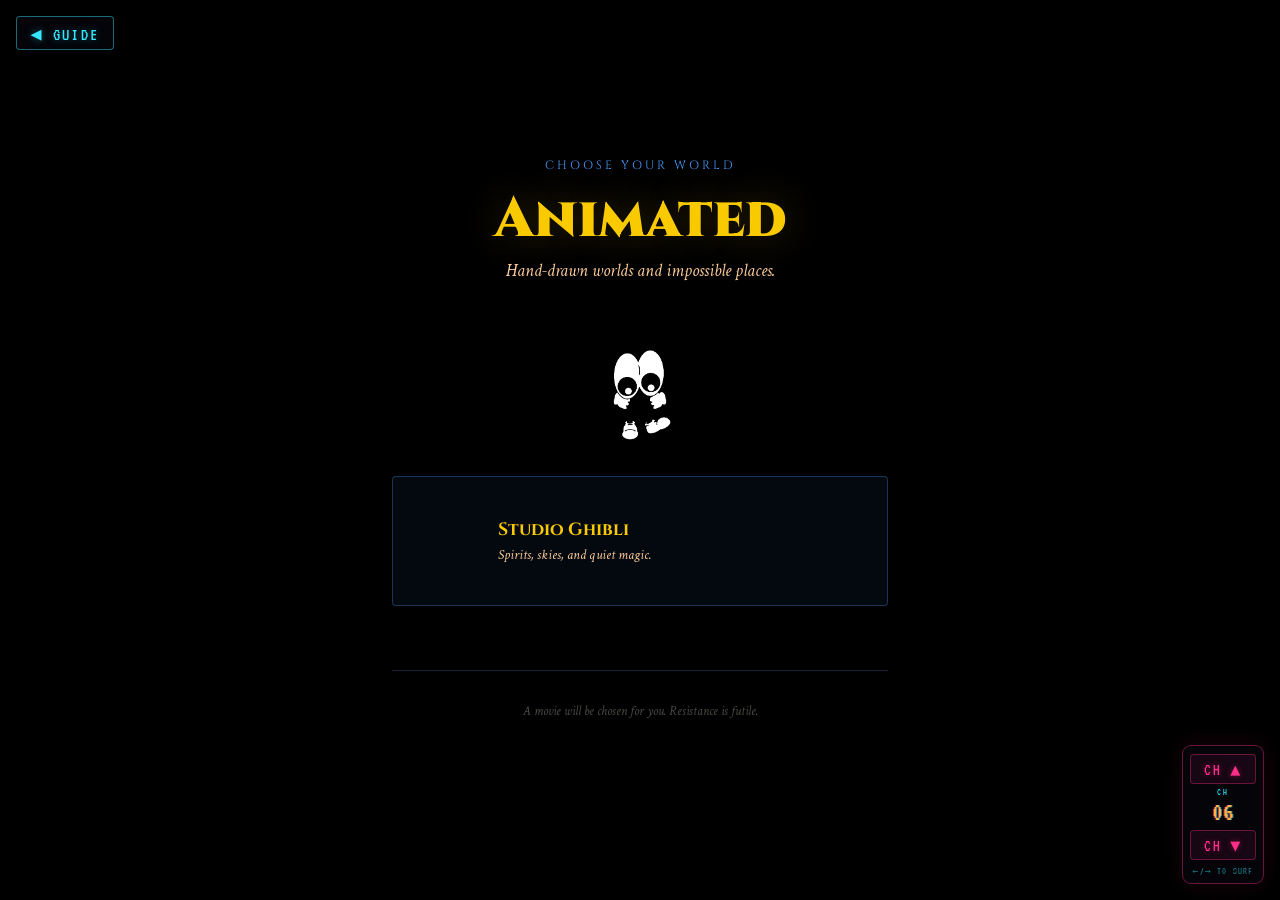
<file: animated.html>
<!DOCTYPE html>
<html lang="en">
<head>
<meta charset="UTF-8">
<meta name="viewport" content="width=device-width, initial-scale=1.0">
<title>Animated</title>
<style>
  @import url('https://fonts.googleapis.com/css2?family=Cinzel:wght@400;700;900&family=Crimson+Text:ital,wght@0,400;0,600;1,400&display=swap');

  *, *::before, *::after { box-sizing: border-box; margin: 0; padding: 0; }

  :root {
    --an-yellow: #FACA00;
    --an-peach: #FACA99;
    --an-blue: #4B9CFF;
    --an-black: #000000;
    --an-cream: #fff6e6;
  }

  body {
    font-family: 'Crimson Text', Georgia, serif;
    background: var(--an-black);
    color: var(--an-cream);
    min-height: 100vh;
    overflow-x: hidden;
  }

  .screen { display: none; min-height: 100vh; }
  .screen.active { display: flex; flex-direction: column; }

  /* SELECTION SCREEN */
  #screen-select {
    background: var(--an-black);
    align-items: center; justify-content: center;
    text-align: center; position: relative;
  }
  .select-inner {
    max-width: 560px; width: 100%;
    display: flex; flex-direction: column; align-items: center;
    padding: 2rem; position: relative; z-index: 2;
  }
  .eyebrow {
    font-family: 'Cinzel', serif; font-size: 0.75rem;
    letter-spacing: 0.25em; color: var(--an-blue);
    text-transform: uppercase; margin-bottom: 1rem;
  }
  .select-title {
    font-family: 'Cinzel', serif;
    font-size: clamp(2rem, 6vw, 3.5rem); font-weight: 900;
    color: var(--an-yellow); line-height: 1.1; margin-bottom: 0.5rem;
    text-shadow: 0 0 40px rgba(250, 202, 0, 0.25);
  }
  .select-subtitle {
    font-size: 1.15rem; color: var(--an-peach);
    font-style: italic; margin-bottom: 2rem;
  }
  .hero-gif {
    width: 130px; height: auto; display: block;
    margin: 0 auto 2rem; border-radius: 4px;
  }
  .theme-grid { display: grid; grid-template-columns: 1fr; gap: 1rem; width: 100%; margin-bottom: 2rem; }
  .theme-card {
    background: rgba(75, 156, 255, 0.06);
    border: 1px solid rgba(75, 156, 255, 0.3); border-radius: 4px;
    padding: 1.5rem 1.75rem; cursor: pointer; text-align: left;
    transition: background 0.2s, border-color 0.2s;
    display: flex; align-items: center; gap: 1.25rem;
    position: relative; overflow: hidden;
    text-decoration: none; color: inherit;
  }
  .theme-card::before {
    content: ''; position: absolute; left: 0; top: 0; bottom: 0;
    width: 3px; background: var(--an-yellow); opacity: 0; transition: opacity 0.2s;
  }
  .theme-card:hover { background: rgba(75, 156, 255, 0.14); border-color: rgba(250, 202, 0, 0.6); }
  .theme-card:hover::before { opacity: 1; }
  .theme-gif {
    width: auto; height: 100%; max-height: 80px;
    object-fit: contain; flex-shrink: 0;
    opacity: 0; transition: opacity 0.3s ease; align-self: stretch;
  }
  .theme-card:hover .theme-gif { opacity: 1; }
  .theme-name { font-family: 'Cinzel', serif; font-size: 1.1rem; font-weight: 700; color: var(--an-yellow); margin-bottom: 0.2rem; }
  .theme-desc { font-size: 0.9rem; color: var(--an-peach); font-style: italic; }
  .theme-arrow { margin-left: auto; color: var(--an-yellow); font-size: 1.25rem; opacity: 0; transition: opacity 0.2s; flex-shrink: 0; }
  .theme-card:hover .theme-arrow { opacity: 1; }
  .divider { border: none; border-top: 1px solid rgba(75, 156, 255, 0.2); margin: 2rem 0; width: 100%; }
  .footer-note { font-size: 0.8rem; color: rgba(255, 246, 230, 0.3); font-style: italic; }
</style>
<link rel="stylesheet" href="tv-skin.css">
<script src="tv-skin.js"></script>
</head>
<body>

<audio id="audio-bg" src="music/alexis_gaming_cam-ding-cartoon-346093.mp3"></audio>
<audio id="audio-ghibli-hover" src="music/soundsgoodmusic-train-whistle-306031.mp3"></audio>

<div id="screen-select" class="screen active">
  <div class="select-inner">
    <p class="eyebrow">Choose your world</p>
    <h1 class="select-title">Animated</h1>
    <p class="select-subtitle">Hand-drawn worlds and impossible places.</p>
    <img class="hero-gif" src="assets/misskalem-big-eyes-26769.gif" alt="">
    <div class="theme-grid">
      <a class="theme-card" href="ghibli.html" id="card-ghibli">
        <img src="assets/tumblr_cd46bd4bfe2efa50109ab3b5f4180769_66ae32f8_400.webp" class="theme-gif" alt="">
        <div>
          <div class="theme-name">Studio Ghibli</div>
          <div class="theme-desc">Spirits, skies, and quiet magic.</div>
        </div>
        <span class="theme-arrow">→</span>
      </a>
    </div>
    <hr class="divider">
    <p class="footer-note">A movie will be chosen for you. Resistance is futile.</p>
    <p style="margin-top:1.5rem;"><a href="index.html?menu" style="font-family:'Cinzel',serif;font-size:0.65rem;letter-spacing:0.2em;text-transform:uppercase;color:rgba(255,246,230,0.25);text-decoration:none;" onmouseover="this.style.color='rgba(255,246,230,0.6)'" onmouseout="this.style.color='rgba(255,246,230,0.25)'">← Main Menu</a></p>
  </div>
</div>

<script>
var bgAudio = document.getElementById("audio-bg");
bgAudio.volume = 0.4;
document.addEventListener("click", function() {
  if (bgAudio.paused) { bgAudio.play().catch(function() {}); }
}, { once: true });

function attachHoverSound(el, audio) {
  el.addEventListener("mouseenter", function() { audio.currentTime = 0; audio.play().catch(function() {}); });
  el.addEventListener("mouseleave", function() { audio.pause(); audio.currentTime = 0; });
}

var ghibliAudio = document.getElementById("audio-ghibli-hover");
ghibliAudio.volume = 0.5;
attachHoverSound(document.getElementById("card-ghibli"), ghibliAudio);
</script>
</body>
</html>
</file>
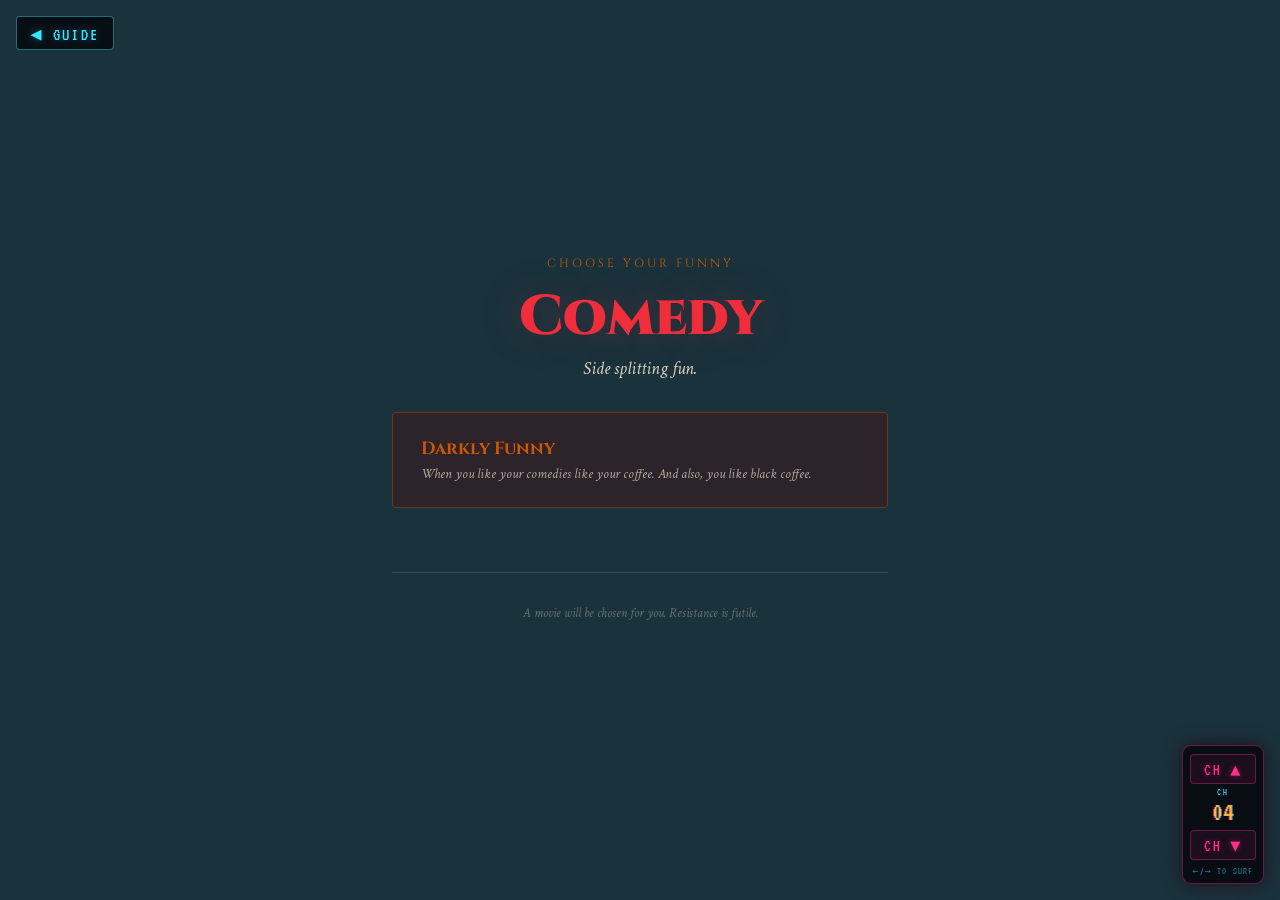
<file: comedy.html>
<!DOCTYPE html>
<html lang="en">
<head>
<meta charset="UTF-8">
<meta name="viewport" content="width=device-width, initial-scale=1.0">
<title>Comedy</title>
<style>
  @import url('https://fonts.googleapis.com/css2?family=Cinzel:wght@400;700;900&family=Crimson+Text:ital,wght@0,400;0,600;1,400&display=swap');

  *, *::before, *::after { box-sizing: border-box; margin: 0; padding: 0; }

  :root {
    --cm-orange: #CC5803;
    --cm-cream: #DAD2BC;
    --cm-navy: #19323C;
    --cm-maroon: #510D0A;
    --cm-red: #F02D3A;
  }

  body {
    font-family: 'Crimson Text', Georgia, serif;
    background: var(--cm-navy);
    color: var(--cm-cream);
    min-height: 100vh;
    overflow-x: hidden;
  }

  .screen { display: none; min-height: 100vh; }
  .screen.active { display: flex; flex-direction: column; }

  /* SELECTION SCREEN */
  #screen-select {
    background: var(--cm-navy);
    align-items: center; justify-content: center;
    text-align: center; position: relative;
  }
  .select-inner {
    max-width: 560px; width: 100%;
    display: flex; flex-direction: column; align-items: center;
    padding: 2rem; position: relative; z-index: 2;
  }
  .eyebrow {
    font-family: 'Cinzel', serif; font-size: 0.75rem;
    letter-spacing: 0.25em; color: var(--cm-orange);
    text-transform: uppercase; margin-bottom: 1rem;
  }
  .select-title {
    font-family: 'Cinzel', serif;
    font-size: clamp(2rem, 6vw, 3.5rem); font-weight: 900;
    color: var(--cm-red); line-height: 1.1; margin-bottom: 0.5rem;
    text-shadow: 0 0 40px rgba(240, 45, 58, 0.25);
  }
  .select-subtitle {
    font-size: 1.15rem; color: var(--cm-cream);
    font-style: italic; margin-bottom: 2rem;
  }
  .theme-grid { display: grid; grid-template-columns: 1fr; gap: 1rem; width: 100%; margin-bottom: 2rem; }
  .theme-card {
    background: rgba(81, 13, 10, 0.35);
    border: 1px solid rgba(204, 88, 3, 0.4); border-radius: 4px;
    padding: 1.5rem 1.75rem; cursor: pointer; text-align: left;
    transition: background 0.2s, border-color 0.2s;
    display: flex; align-items: center; gap: 1.25rem;
    position: relative; overflow: hidden;
    text-decoration: none; color: inherit;
  }
  .theme-card::before {
    content: ''; position: absolute; left: 0; top: 0; bottom: 0;
    width: 3px; background: var(--cm-red); opacity: 0; transition: opacity 0.2s;
  }
  .theme-card:hover { background: rgba(81, 13, 10, 0.55); border-color: rgba(240, 45, 58, 0.7); }
  .theme-card:hover::before { opacity: 1; }
  .theme-name { font-family: 'Cinzel', serif; font-size: 1.1rem; font-weight: 700; color: var(--cm-orange); margin-bottom: 0.2rem; }
  .theme-desc { font-size: 0.9rem; color: var(--cm-cream); font-style: italic; opacity: 0.75; }
  .theme-arrow { margin-left: auto; color: var(--cm-red); font-size: 1.25rem; opacity: 0; transition: opacity 0.2s; flex-shrink: 0; }
  .theme-card:hover .theme-arrow { opacity: 1; }
  .divider { border: none; border-top: 1px solid rgba(218, 210, 188, 0.15); margin: 2rem 0; width: 100%; }
  .footer-note { font-size: 0.8rem; color: rgba(218, 210, 188, 0.4); font-style: italic; }
</style>
<link rel="stylesheet" href="tv-skin.css">
<script src="tv-skin.js"></script>
</head>
<body>

<div id="screen-select" class="screen active">
  <div class="select-inner">
    <p class="eyebrow">Choose your funny</p>
    <h1 class="select-title">Comedy</h1>
    <p class="select-subtitle">Side splitting fun.</p>
    <div class="theme-grid">
      <a class="theme-card" href="darklyfunny.html" id="card-darklyfunny">
        <div>
          <div class="theme-name">Darkly Funny</div>
          <div class="theme-desc">When you like your comedies like your coffee. And also, you like black coffee.</div>
        </div>
        <span class="theme-arrow">→</span>
      </a>
    </div>
    <hr class="divider">
    <p class="footer-note">A movie will be chosen for you. Resistance is futile.</p>
    <p style="margin-top:1.5rem;"><a href="index.html?menu" style="font-family:'Cinzel',serif;font-size:0.65rem;letter-spacing:0.2em;text-transform:uppercase;color:rgba(218,210,188,0.35);text-decoration:none;" onmouseover="this.style.color='rgba(218,210,188,0.7)'" onmouseout="this.style.color='rgba(218,210,188,0.35)'">← Main Menu</a></p>
  </div>
</div>

</body>
</html>
</file>
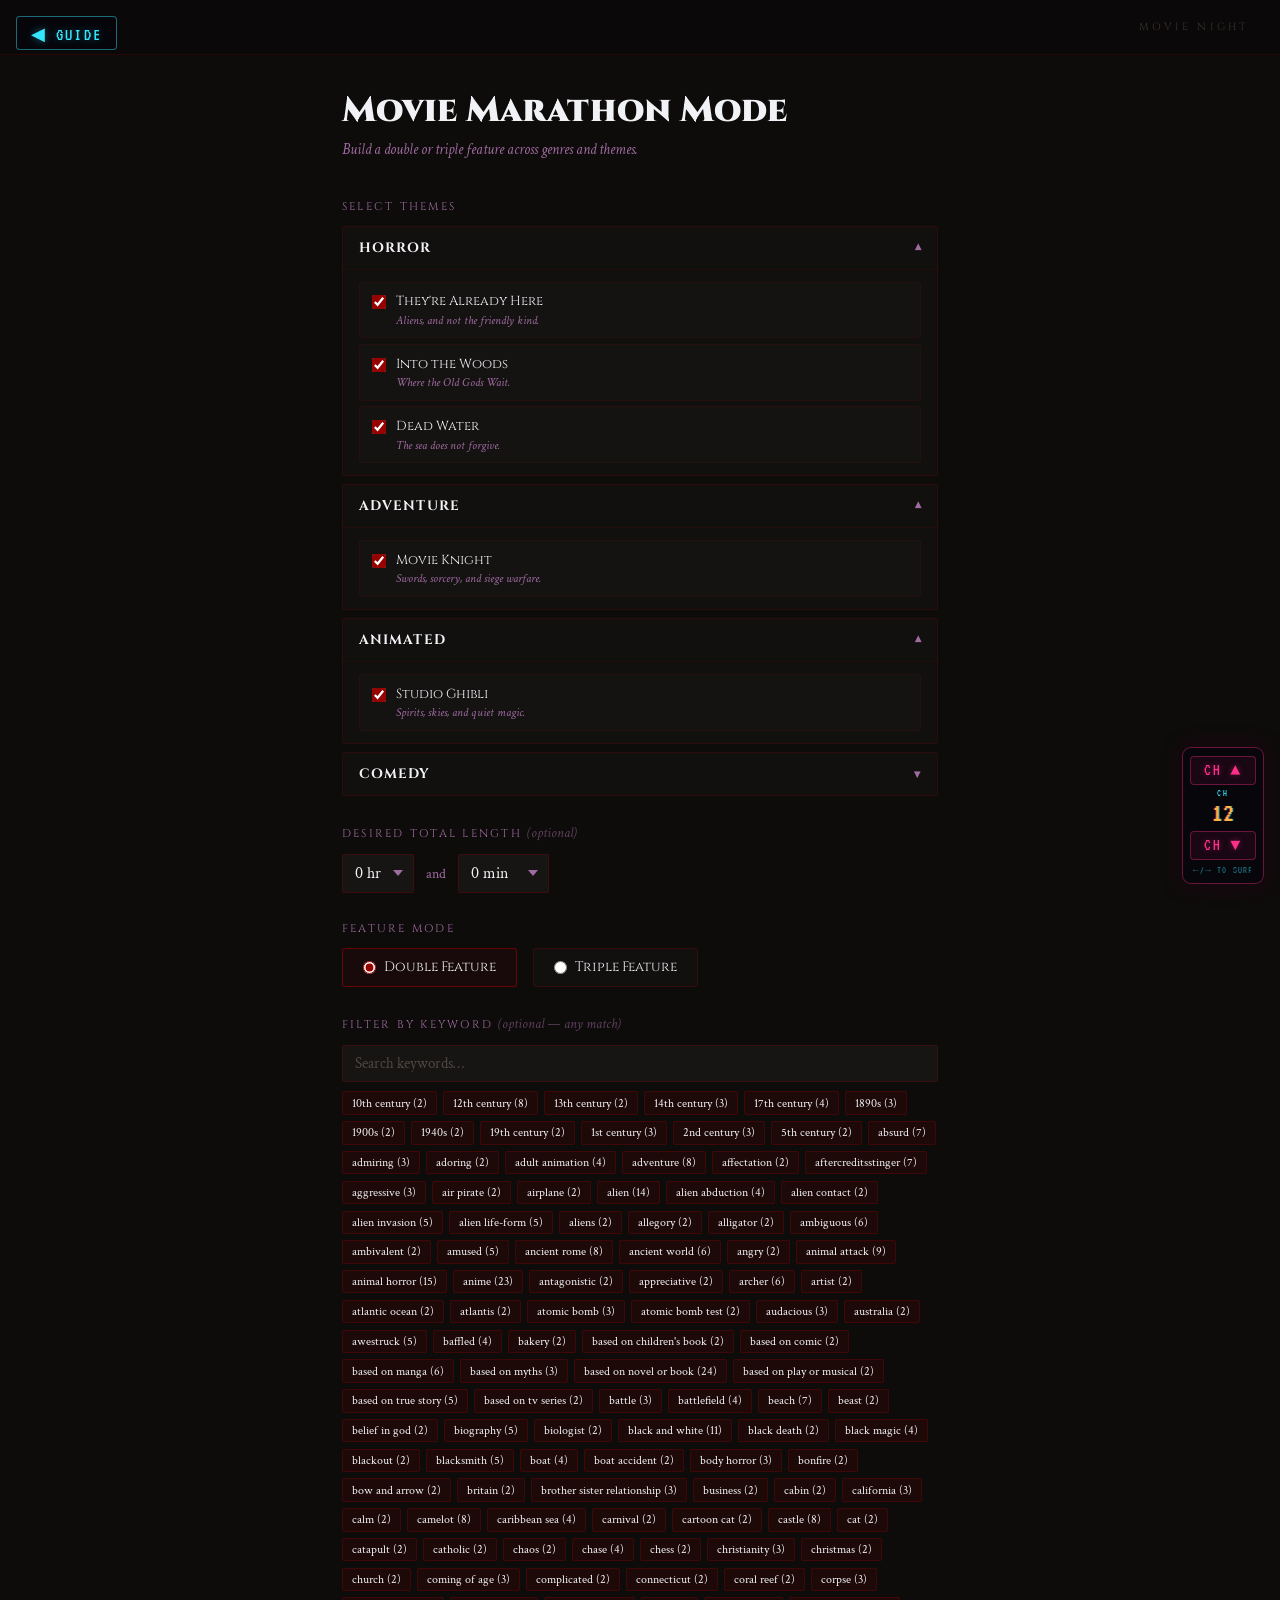
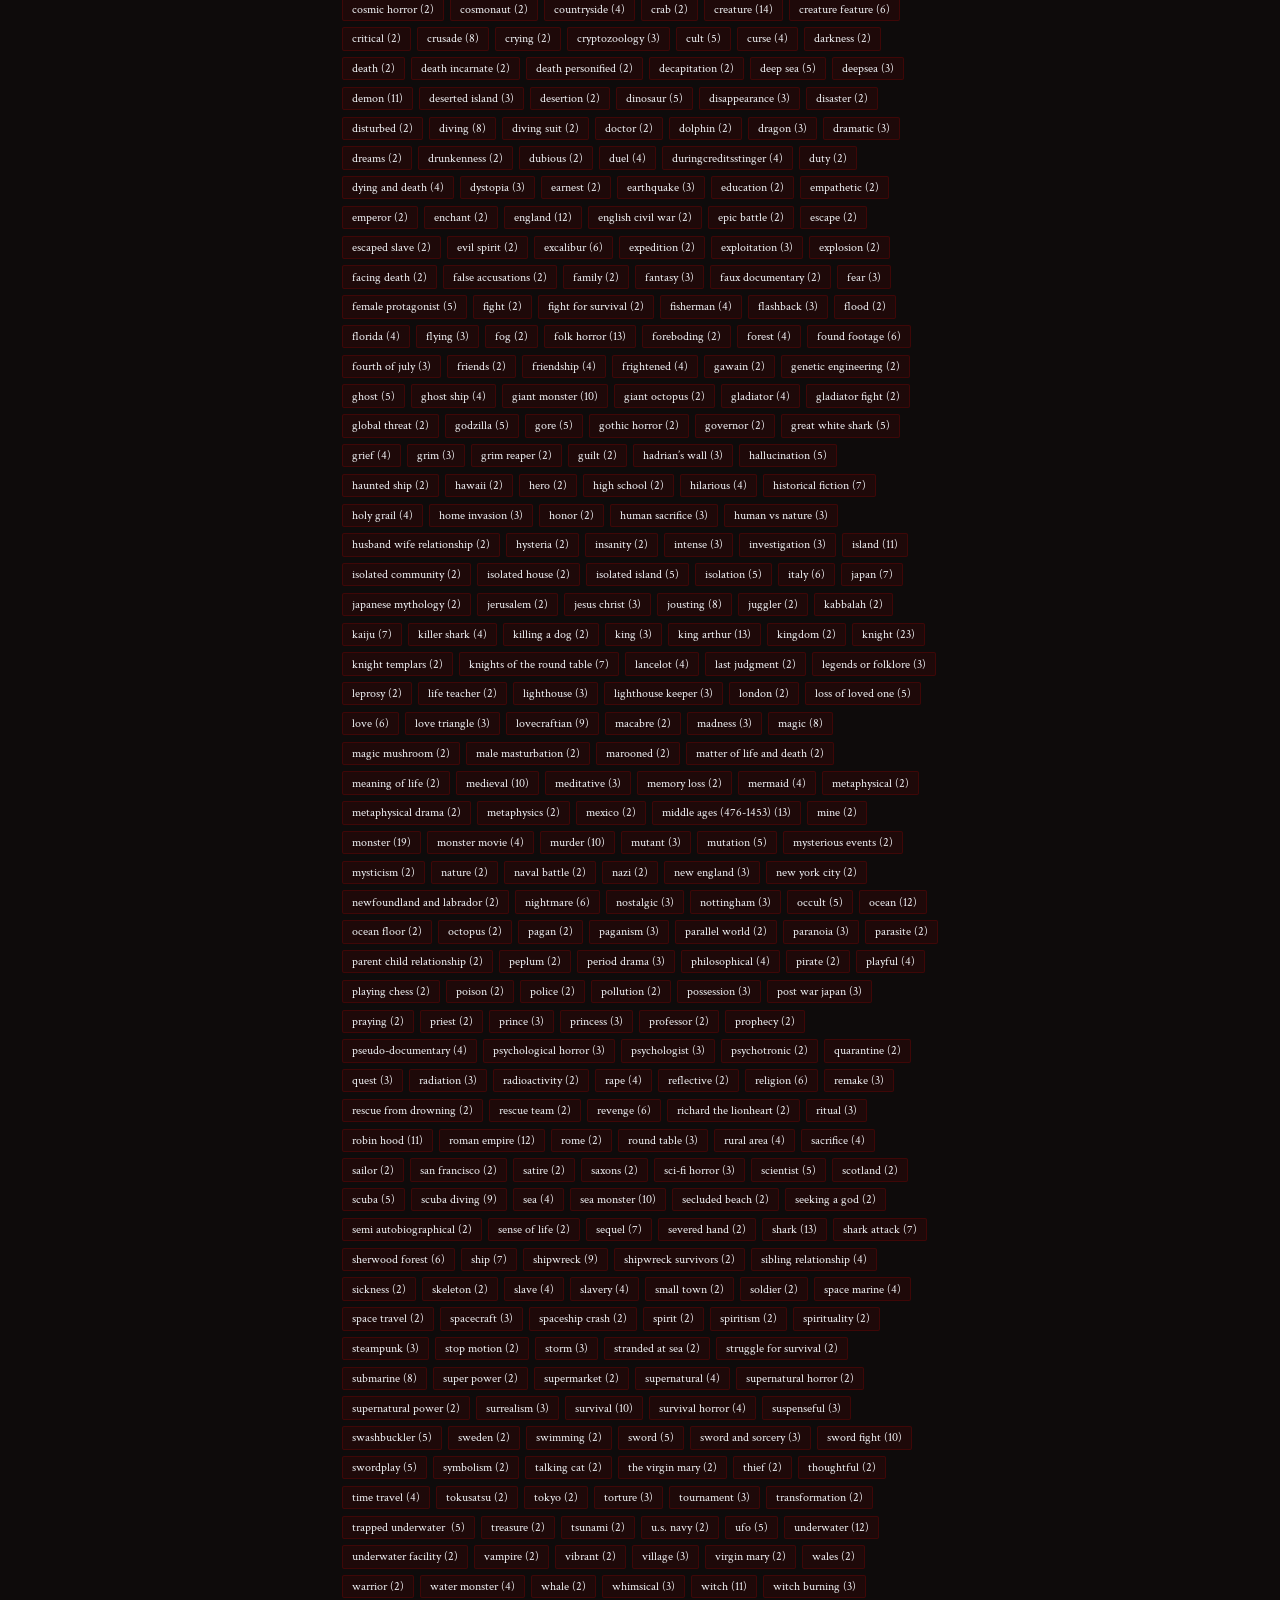
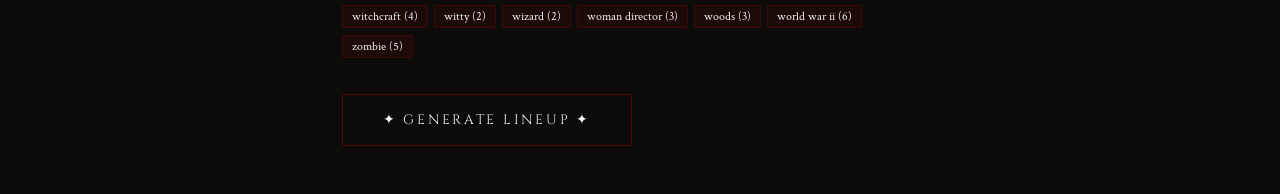
<file: marathon.html>
<!DOCTYPE html>
<html lang="en">
<head>
<meta charset="UTF-8">
<meta name="viewport" content="width=device-width, initial-scale=1.0">
<title>Movie Marathon Mode</title>
<style>
  @import url('https://fonts.googleapis.com/css2?family=Cinzel:wght@400;700;900&family=Crimson+Text:ital,wght@0,400;0,600;1,400&display=swap');

  *, *::before, *::after { box-sizing: border-box; margin: 0; padding: 0; }

  :root {
    --bg: #000001;
    --bg-card: #190B09;
    --beige: #D1BFAC;
    --cream: #F0F2F5;
    --dark: #070706;
    --red: #960200;
    --mauve: #9F6BA0;
  }

  body {
    font-family: 'Crimson Text', Georgia, serif;
    background: #0e0b0b;
    color: var(--cream);
    min-height: 100vh;
    overflow-x: hidden;
  }

  .marathon-header {
    padding: 1.25rem 2rem;
    border-bottom: 1px solid rgba(150, 2, 0, 0.2);
    display: flex; align-items: center; gap: 1rem;
    background: rgba(0,0,0,0.3); flex-shrink: 0;
  }
  .marathon-header-title {
    font-family: 'Cinzel', serif; font-size: 0.65rem;
    letter-spacing: 0.3em; color: rgba(209, 191, 172, 0.25);
    text-transform: uppercase; margin-left: auto;
  }
  .marathon-back-btn {
    background: none; border: 1px solid rgba(209, 191, 172, 0.2);
    color: rgba(209, 191, 172, 0.5); font-family: 'Cinzel', serif;
    font-size: 0.65rem; letter-spacing: 0.15em;
    padding: 0.4rem 0.85rem; cursor: pointer; border-radius: 2px;
    text-transform: uppercase; transition: background 0.2s, border-color 0.2s, color 0.2s;
    text-decoration: none; display: inline-block;
  }
  .marathon-back-btn:hover { background: rgba(255,255,255,0.05); border-color: rgba(209,191,172,0.4); color: var(--cream); }

  .marathon-body {
    flex: 1; padding: 2rem 2rem 3rem;
    max-width: 660px; width: 100%; margin: 0 auto;
    display: flex; flex-direction: column;
    overflow-y: auto;
  }

  .marathon-title {
    font-family: 'Cinzel', serif;
    font-size: clamp(1.5rem, 4vw, 2.2rem); font-weight: 900;
    color: var(--cream); margin-bottom: 0.35rem;
  }
  .marathon-subtitle { font-size: 0.95rem; color: var(--mauve); font-style: italic; margin-bottom: 2.5rem; }

  .marathon-section { margin-bottom: 1.75rem; }
  .marathon-section-label {
    font-family: 'Cinzel', serif; font-size: 0.7rem; letter-spacing: 0.2em;
    text-transform: uppercase; color: var(--mauve); margin-bottom: 0.75rem;
    display: block;
  }

  /* Genre/theme tree */
  .genre-tree { display: flex; flex-direction: column; gap: 0.5rem; }
  .genre-branch {
    border: 1px solid rgba(150, 2, 0, 0.2); border-radius: 3px;
    background: rgba(255,255,255,0.02); overflow: hidden;
  }
  .genre-branch-header {
    display: flex; align-items: center; gap: 0.75rem;
    padding: 0.75rem 1rem; cursor: pointer;
    font-family: 'Cinzel', serif; font-size: 0.85rem; font-weight: 700;
    color: var(--cream); letter-spacing: 0.08em; text-transform: uppercase;
    background: none; border: none; width: 100%; text-align: left;
    transition: background 0.15s;
    user-select: none;
  }
  .genre-branch-header:hover { background: rgba(150, 2, 0, 0.08); }
  .genre-branch-chevron {
    margin-left: auto; color: var(--mauve); font-size: 0.75rem;
    transition: transform 0.2s;
  }
  .genre-branch.open .genre-branch-chevron { transform: rotate(180deg); }
  .genre-branch-themes {
    padding: 0 1rem 0.75rem; display: none;
    flex-direction: column; gap: 0.35rem;
    border-top: 1px solid rgba(150, 2, 0, 0.12);
    padding-top: 0.75rem;
  }
  .genre-branch.open .genre-branch-themes { display: flex; }

  .theme-check-item {
    display: flex; align-items: flex-start; gap: 0.65rem;
    padding: 0.6rem 0.75rem;
    border: 1px solid rgba(150, 2, 0, 0.12); border-radius: 3px;
    background: rgba(255,255,255,0.015); cursor: pointer;
    transition: background 0.15s, border-color 0.15s;
  }
  .theme-check-item:hover { background: rgba(150, 2, 0, 0.06); border-color: rgba(150, 2, 0, 0.3); }
  .theme-check-item input[type="checkbox"] { accent-color: var(--red); width: 14px; height: 14px; flex-shrink: 0; margin-top: 3px; cursor: pointer; }
  .theme-check-item-name { font-family: 'Cinzel', serif; font-size: 0.82rem; color: var(--cream); margin-bottom: 0.1rem; }
  .theme-check-item-desc { font-size: 0.78rem; color: var(--mauve); font-style: italic; }
  .genre-coming-soon { font-size: 0.82rem; color: rgba(209,191,172,0.3); font-style: italic; padding: 0.4rem 0; }

  /* Duration */
  .marathon-length-row { display: flex; gap: 0.75rem; align-items: center; }
  .marathon-select {
    background: rgba(255,255,255,0.04); border: 1px solid rgba(150, 2, 0, 0.3);
    color: var(--cream); font-family: 'Crimson Text', serif; font-size: 1rem;
    padding: 0.5rem 0.75rem; border-radius: 2px; cursor: pointer;
    appearance: none; -webkit-appearance: none;
    background-image: url("data:image/svg+xml,%3Csvg xmlns='http://www.w3.org/2000/svg' width='10' height='6'%3E%3Cpath d='M0 0l5 6 5-6z' fill='%239F6BA0'/%3E%3C/svg%3E");
    background-repeat: no-repeat; background-position: right 0.6rem center;
    padding-right: 2rem;
  }
  .marathon-select:focus { outline: none; border-color: rgba(150, 2, 0, 0.7); }
  .marathon-length-sep { color: var(--mauve); font-size: 0.9rem; }

  /* Feature mode */
  .marathon-radio-row { display: flex; gap: 1rem; flex-wrap: wrap; }
  .marathon-radio-item {
    display: flex; align-items: center; gap: 0.5rem;
    padding: 0.6rem 1.25rem;
    border: 1px solid rgba(150, 2, 0, 0.25); border-radius: 3px;
    background: rgba(255,255,255,0.02); cursor: pointer;
    transition: background 0.2s, border-color 0.2s;
  }
  .marathon-radio-item:has(input:checked) { border-color: rgba(150, 2, 0, 0.6); background: rgba(150, 2, 0, 0.08); }
  .marathon-radio-item input[type="radio"] { accent-color: var(--red); cursor: pointer; }
  .marathon-radio-label { font-family: 'Cinzel', serif; font-size: 0.85rem; color: var(--cream); cursor: pointer; }

  /* Keyword section */
  .kw-search {
    width: 100%; padding: 0.5rem 0.75rem; margin-bottom: 0.6rem;
    background: rgba(255,255,255,0.04); border: 1px solid rgba(150, 2, 0, 0.25);
    color: var(--cream); font-family: 'Crimson Text', serif; font-size: 0.95rem;
    border-radius: 2px; outline: none;
  }
  .kw-search::placeholder { color: rgba(209, 191, 172, 0.3); }
  .kw-search:focus { border-color: rgba(150, 2, 0, 0.6); }

  .kw-chips-wrap { display: flex; flex-wrap: wrap; gap: 0.4rem; margin-bottom: 0.5rem; }
  .kw-filter-chip {
    font-size: 0.75rem; font-family: 'Crimson Text', serif;
    background: rgba(150, 2, 0, 0.12); border: 1px solid rgba(150, 2, 0, 0.28);
    color: var(--cream); padding: 0.2rem 0.55rem; border-radius: 2px;
    cursor: pointer; transition: background 0.15s, border-color 0.15s;
  }
  .kw-filter-chip.selected { background: rgba(150, 2, 0, 0.5); border-color: rgba(150, 2, 0, 0.8); }
  .kw-filter-chip.hidden { display: none; }
  .kw-pool-note { font-size: 0.78rem; color: var(--mauve); font-style: italic; margin-top: 0.4rem; }
  .kw-empty-note { font-size: 0.82rem; color: rgba(209, 191, 172, 0.3); font-style: italic; }

  /* Generate btn */
  .marathon-generate-btn {
    background: none; border: 1px solid rgba(150, 2, 0, 0.5);
    color: var(--cream); font-family: 'Cinzel', serif;
    font-size: 0.85rem; letter-spacing: 0.2em;
    padding: 1rem 2.5rem; cursor: pointer; text-transform: uppercase;
    border-radius: 2px; transition: background 0.2s, border-color 0.2s;
    align-self: flex-start; margin-top: 0.5rem;
  }
  .marathon-generate-btn:hover { background: rgba(150, 2, 0, 0.12); border-color: var(--red); }
  .marathon-generate-btn:active { transform: scale(0.98); }

  /* Results */
  .marathon-results-body { flex: 1; display: flex; flex-direction: column; gap: 1.5rem; padding-bottom: 2rem; }
  .marathon-results-actions {
    display: flex; gap: 0.75rem; align-items: center; flex-wrap: wrap;
    padding-bottom: 0.5rem; border-bottom: 1px solid rgba(150, 2, 0, 0.15);
    margin-bottom: 0.5rem;
  }
  .marathon-reroll-all-btn {
    background: none; border: 1px solid rgba(150, 2, 0, 0.4);
    color: var(--cream); font-family: 'Cinzel', serif;
    font-size: 0.7rem; letter-spacing: 0.15em;
    padding: 0.5rem 1.1rem; cursor: pointer; text-transform: uppercase;
    border-radius: 2px; transition: background 0.2s, border-color 0.2s;
  }
  .marathon-reroll-all-btn:hover { background: rgba(150, 2, 0, 0.1); border-color: var(--red); }
  .marathon-adjust-btn {
    background: none; border: 1px solid rgba(209, 191, 172, 0.15);
    color: rgba(209, 191, 172, 0.45); font-family: 'Cinzel', serif;
    font-size: 0.7rem; letter-spacing: 0.15em;
    padding: 0.5rem 1.1rem; cursor: pointer; text-transform: uppercase;
    border-radius: 2px; transition: background 0.2s, border-color 0.2s, color 0.2s;
  }
  .marathon-adjust-btn:hover { background: rgba(255,255,255,0.04); border-color: rgba(209,191,172,0.3); color: var(--cream); }

  .marathon-slot {
    border: 1px solid rgba(150, 2, 0, 0.2); border-radius: 4px;
    padding: 1.25rem; background: rgba(255,255,255,0.02);
    transition: border-color 0.2s, background 0.2s;
  }
  .marathon-slot.frozen { border-color: rgba(150, 2, 0, 0.5); background: rgba(150, 2, 0, 0.05); }
  .marathon-slot-header {
    display: flex; align-items: center; gap: 0.75rem; margin-bottom: 1rem;
  }
  .marathon-slot-num {
    font-family: 'Cinzel', serif; font-size: 0.65rem;
    letter-spacing: 0.25em; color: var(--mauve); text-transform: uppercase;
  }
  .marathon-freeze-label {
    display: flex; align-items: center; gap: 0.4rem; cursor: pointer;
    font-family: 'Cinzel', serif; font-size: 0.65rem; letter-spacing: 0.12em;
    color: rgba(209, 191, 172, 0.4); text-transform: uppercase; user-select: none;
    margin-left: auto;
  }
  .marathon-slot.frozen .marathon-freeze-label { color: var(--red); }
  .marathon-freeze-label input[type="checkbox"] { accent-color: var(--red); cursor: pointer; }
  .marathon-slot-reroll-btn {
    background: none; border: 1px solid rgba(209, 191, 172, 0.12);
    color: rgba(209, 191, 172, 0.35); font-family: 'Cinzel', serif;
    font-size: 0.62rem; letter-spacing: 0.1em;
    padding: 0.3rem 0.7rem; cursor: pointer; text-transform: uppercase;
    border-radius: 2px; transition: background 0.2s, border-color 0.2s, color 0.2s;
  }
  .marathon-slot-reroll-btn:hover { background: rgba(255,255,255,0.05); border-color: rgba(209,191,172,0.3); color: var(--cream); }

  .movie-card-inner { display: flex; gap: 1.25rem; align-items: flex-start; }
  .movie-thumb {
    width: 80px; flex-shrink: 0; border-radius: 2px;
    border: 1px solid rgba(150, 2, 0, 0.2);
    object-fit: cover; aspect-ratio: 2/3;
  }
  .movie-thumb-missing {
    width: 80px; flex-shrink: 0; aspect-ratio: 2/3;
    border: 1px dashed rgba(209, 191, 172, 0.1); border-radius: 2px;
    display: flex; align-items: center; justify-content: center;
    color: rgba(209, 191, 172, 0.15); font-size: 1.5rem;
  }
  .movie-text { flex: 1; min-width: 0; }
  .movie-title {
    font-family: 'Cinzel', serif; font-size: 1.2rem; font-weight: 700;
    color: var(--cream); margin-bottom: 0.3rem; line-height: 1.2;
  }
  .movie-meta { font-size: 0.82rem; color: var(--mauve); margin-bottom: 0.75rem; font-style: italic; }
  .movie-tagline { font-style: italic; color: var(--mauve); font-size: 0.85rem; margin-bottom: 0.5rem; }
  .movie-summary {
    font-size: 0.95rem; color: rgba(240, 242, 245, 0.65); line-height: 1.65;
    border-top: 1px solid rgba(150, 2, 0, 0.12); padding-top: 0.75rem;
  }

  /* Keyword display chips in results */
  .keyword-chips { display: flex; flex-wrap: wrap; gap: 0.3rem; margin-top: 0.6rem; }
  .keyword-chip {
    font-size: 0.7rem; font-family: 'Crimson Text', serif;
    background: rgba(150, 2, 0, 0.12); border: 1px solid rgba(150, 2, 0, 0.25);
    color: var(--cream); padding: 0.12rem 0.45rem; border-radius: 2px;
  }
  .keyword-more {
    font-size: 0.7rem; font-family: 'Crimson Text', serif; font-style: italic;
    color: var(--mauve); cursor: default; padding: 0.12rem 0.3rem; position: relative;
  }
  .keyword-more-popup {
    position: absolute; bottom: calc(100% + 6px); left: 0;
    background: #1a0a0a; border: 1px solid rgba(150,2,0,0.4);
    padding: 0.5rem; z-index: 100; min-width: 200px; max-width: 320px;
    flex-wrap: wrap; gap: 0.3rem;
    opacity: 0; pointer-events: none; transition: opacity 0.2s; display: flex;
  }
  .keyword-more:hover .keyword-more-popup { opacity: 1; pointer-events: auto; }

  /* Total bar */
  .marathon-total-bar {
    padding: 1rem 1.25rem;
    border: 1px solid rgba(150, 2, 0, 0.35); border-radius: 4px;
    background: rgba(150, 2, 0, 0.06);
    display: flex; align-items: center; justify-content: space-between; flex-wrap: wrap; gap: 0.5rem;
  }
  .marathon-total-label { font-family: 'Cinzel', serif; font-size: 0.7rem; letter-spacing: 0.2em; color: var(--mauve); text-transform: uppercase; }
  .marathon-total-value { font-family: 'Cinzel', serif; font-size: 1.15rem; font-weight: 700; color: var(--cream); }
  .marathon-target-note { font-size: 0.85rem; color: var(--mauve); font-style: italic; width: 100%; }
  .marathon-queue-note { text-align: center; font-size: 0.85rem; color: var(--mauve); font-style: italic; margin-bottom: 0.5rem; }

  @keyframes fadeIn { from { opacity: 0; transform: translateY(8px); } to { opacity: 1; transform: translateY(0); } }

  /* Export button */
  .marathon-export-btn {
    background: none; border: 1px solid rgba(150, 2, 0, 0.4);
    color: var(--cream); font-family: 'Cinzel', serif;
    font-size: 0.7rem; letter-spacing: 0.15em;
    padding: 0.5rem 1.1rem; cursor: pointer; text-transform: uppercase;
    border-radius: 2px; transition: background 0.2s, border-color 0.2s;
    margin-left: auto;
  }
  .marathon-export-btn:hover { background: rgba(150, 2, 0, 0.1); border-color: var(--red); }

  /* Export modal */
  .export-modal-overlay {
    position: fixed; inset: 0; background: rgba(0,0,0,0.75);
    display: flex; align-items: center; justify-content: center;
    z-index: 9999;
  }
  .export-modal {
    background: #1a0a0a; border: 1px solid rgba(150, 2, 0, 0.5);
    border-radius: 6px; padding: 2rem; max-width: 420px; width: 90%;
    display: flex; flex-direction: column; gap: 1.25rem;
  }
  .export-modal-title {
    font-family: 'Cinzel', serif; font-size: 1rem; font-weight: 700;
    color: var(--cream); letter-spacing: 0.1em; text-transform: uppercase;
  }
  .export-modal-input {
    width: 100%; padding: 0.6rem 0.75rem;
    background: rgba(255,255,255,0.04); border: 1px solid rgba(150, 2, 0, 0.35);
    color: var(--cream); font-family: 'Crimson Text', serif; font-size: 1rem;
    border-radius: 2px; outline: none;
  }
  .export-modal-input:focus { border-color: rgba(150, 2, 0, 0.7); }
  .export-modal-actions { display: flex; gap: 0.75rem; justify-content: flex-end; }
  .export-modal-cancel {
    background: none; border: 1px solid rgba(209, 191, 172, 0.15);
    color: rgba(209, 191, 172, 0.45); font-family: 'Cinzel', serif;
    font-size: 0.7rem; letter-spacing: 0.12em;
    padding: 0.5rem 1rem; cursor: pointer; text-transform: uppercase;
    border-radius: 2px; transition: background 0.2s, color 0.2s;
  }
  .export-modal-cancel:hover { background: rgba(255,255,255,0.04); color: var(--cream); }
  .export-modal-confirm {
    background: none; border: 1px solid rgba(150, 2, 0, 0.5);
    color: var(--cream); font-family: 'Cinzel', serif;
    font-size: 0.7rem; letter-spacing: 0.12em;
    padding: 0.5rem 1rem; cursor: pointer; text-transform: uppercase;
    border-radius: 2px; transition: background 0.2s, border-color 0.2s;
  }
  .export-modal-confirm:hover { background: rgba(150, 2, 0, 0.12); border-color: var(--red); }
</style>
<link rel="stylesheet" href="tv-skin.css">
<script src="tv-skin.js"></script>
</head>
<body>

<div class="marathon-header">
  <a class="marathon-back-btn" href="index.html?menu">← Main Menu</a>
  <span class="marathon-header-title">Movie Night</span>
</div>
<div class="marathon-body">

  <!-- SETUP -->
  <div id="marathon-setup">
    <h2 class="marathon-title">Movie Marathon Mode</h2>
    <p class="marathon-subtitle">Build a double or triple feature across genres and themes.</p>

    <!-- Genre/Theme Selection -->
    <div class="marathon-section">
      <span class="marathon-section-label">Select Themes</span>
      <div class="genre-tree" id="genre-tree">
        <!-- built by JS -->
      </div>
    </div>

    <!-- Duration -->
    <div class="marathon-section">
      <span class="marathon-section-label">Desired Total Length <em style="font-family:'Crimson Text',serif;font-style:italic;text-transform:none;letter-spacing:0;font-size:0.85rem;color:rgba(159,107,160,0.55)">(optional)</em></span>
      <div class="marathon-length-row">
        <select class="marathon-select" id="marathon-hours">
          <option value="0">0 hr</option>
          <option value="1">1 hr</option>
          <option value="2">2 hr</option>
          <option value="3">3 hr</option>
          <option value="4">4 hr</option>
          <option value="5">5 hr</option>
          <option value="6">6 hr</option>
          <option value="7">7 hr</option>
          <option value="8">8 hr</option>
        </select>
        <span class="marathon-length-sep">and</span>
        <select class="marathon-select" id="marathon-minutes">
          <option value="0">0 min</option>
          <option value="15">15 min</option>
          <option value="30">30 min</option>
          <option value="45">45 min</option>
        </select>
      </div>
    </div>

    <!-- Feature Mode -->
    <div class="marathon-section">
      <span class="marathon-section-label">Feature Mode</span>
      <div class="marathon-radio-row">
        <label class="marathon-radio-item">
          <input type="radio" name="feature-mode" value="2" checked>
          <span class="marathon-radio-label">Double Feature</span>
        </label>
        <label class="marathon-radio-item">
          <input type="radio" name="feature-mode" value="3">
          <span class="marathon-radio-label">Triple Feature</span>
        </label>
      </div>
    </div>

    <!-- Keywords -->
    <div class="marathon-section" id="marathon-keyword-section" style="display:none">
      <span class="marathon-section-label">Filter by Keyword <em style="font-family:'Crimson Text',serif;font-style:italic;text-transform:none;letter-spacing:0;font-size:0.85rem;color:rgba(159,107,160,0.55)">(optional — any match)</em></span>
      <input class="kw-search" type="search" id="kw-search" placeholder="Search keywords…">
      <div class="kw-chips-wrap" id="marathon-keyword-chips"></div>
      <div id="marathon-keyword-pool-note" class="kw-pool-note"></div>
    </div>

    <button class="marathon-generate-btn" onclick="generateMarathon()">✦ Generate Lineup ✦</button>
  </div>

  <!-- RESULTS -->
  <div id="marathon-results" style="display:none" class="marathon-results-body">
    <!-- populated by JS -->
  </div>

</div>

<script>
/* =====================================================
   DATA
   ===================================================== */
var ALL_MOVIES = [];
var THUMBNAILS = {};

var GENRES = [
  {
    id: "horror",
    name: "Horror",
    themes: [
      {
        id: "alien",
        name: "They're Already Here",
        desc: "Aliens, and not the friendly kind.",
        filter: function(m) { return m.id && m.id.startsWith('ALN'); }
      },
      {
        id: "folk",
        name: "Into the Woods",
        desc: "Where the Old Gods Wait.",
        filter: function(m) { return m.id && m.id.startsWith('FLK'); }
      },
      {
        id: "maritime",
        name: "Dead Water",
        desc: "The sea does not forgive.",
        filter: function(m) { return m.id && m.id.startsWith('MRH'); }
      }
    ]
  },
  {
    id: "adventure",
    name: "Adventure",
    themes: [
      {
        id: "knight",
        name: "Movie Knight",
        desc: "Swords, sorcery, and siege warfare.",
        filter: function(m) { return m.id && m.id.startsWith('KNI'); }
      }
    ]
  },
  {
    id: "animated",
    name: "Animated",
    themes: [
      {
        id: "ghibli",
        name: "Studio Ghibli",
        desc: "Spirits, skies, and quiet magic.",
        filter: function(m) { return m.id && m.id.startsWith('GHB'); }
      }
    ]
  },
  {
    id: "comedy",
    name: "Comedy",
    themes: []
  }
];

/* =====================================================
   CSV PARSING
   ===================================================== */
function parseCSVLine(line) {
  var fields = [], i = 0;
  while (i < line.length) {
    if (line[i] === '"') {
      i++;
      var val = '';
      while (i < line.length) {
        if (line[i] === '"') {
          if (line[i + 1] === '"') { val += '"'; i += 2; }
          else { i++; break; }
        } else { val += line[i]; i++; }
      }
      fields.push(val);
      if (line[i] === ',') i++;
    } else {
      var start = i;
      while (i < line.length && line[i] !== ',') i++;
      fields.push(line.slice(start, i));
      if (line[i] === ',') i++;
    }
  }
  return fields;
}

function parseCSV(text) {
  var lines = text.replace(/\r\n/g, '\n').replace(/\r/g, '\n').split('\n');
  var headers = parseCSVLine(lines[0]);
  var movies = [];
  for (var i = 1; i < lines.length; i++) {
    if (!lines[i].trim()) continue;
    var vals = parseCSVLine(lines[i]);
    var r = {};
    for (var j = 0; j < headers.length; j++) r[headers[j]] = vals[j] !== undefined ? vals[j] : '';
    var lang = r['original_language'];
    if (lang === 'en') lang = 'English';
    else if (lang === 'ja') lang = 'Japanese';
    else if (lang === 'fr') lang = 'French';
    else if (lang === 'ru') lang = 'Russian';
    movies.push({
      id:          r['id'],
      name:        r['name'],
      runtime:     parseInt(r['runtime_min']) || 0,
      year:        parseInt(r['release_year']) || 0,
      director:    r['director'],
      language:    lang,
      heart:       r['heart'] === 'Y',
      overview:    r['overview'],
      tagline:     r['tagline'],
      genres:      r['genres'],
      cast_top5:   r['cast_top5'],
      tmdb_rating: parseFloat(r['tmdb_rating']) || 0,
      keywords:    r['keywords'] ? r['keywords'].split(', ').filter(function(k) { return k; }) : [],
      poster_file: r['poster_file']
    });
  }
  return movies;
}

/* =====================================================
   GENRE TREE BUILDER
   ===================================================== */
function buildGenreTree() {
  var container = document.getElementById('genre-tree');
  container.innerHTML = '';
  GENRES.forEach(function(genre) {
    var branch = document.createElement('div');
    branch.className = 'genre-branch';
    branch.dataset.genreId = genre.id;

    var header = document.createElement('button');
    header.className = 'genre-branch-header';
    header.innerHTML =
      '<span>' + genre.name + '</span>' +
      '<span class="genre-branch-chevron">▾</span>';
    header.addEventListener('click', function() {
      branch.classList.toggle('open');
    });

    var themeList = document.createElement('div');
    themeList.className = 'genre-branch-themes';

    if (genre.themes.length === 0) {
      var soon = document.createElement('p');
      soon.className = 'genre-coming-soon';
      soon.textContent = 'No themes yet — coming soon.';
      themeList.appendChild(soon);
    } else {
      genre.themes.forEach(function(theme) {
        var label = document.createElement('label');
        label.className = 'theme-check-item';
        var cb = document.createElement('input');
        cb.type = 'checkbox';
        cb.id = 'marathon-theme-' + theme.id;
        cb.checked = true;
        cb.addEventListener('change', function() {
          refreshKeywordFilter();
          updateKeywordPoolNote();
        });
        var info = document.createElement('div');
        info.innerHTML =
          '<div class="theme-check-item-name">' + theme.name + '</div>' +
          '<div class="theme-check-item-desc">' + theme.desc + '</div>';
        label.appendChild(cb);
        label.appendChild(info);
        themeList.appendChild(label);
      });
    }

    branch.appendChild(header);
    branch.appendChild(themeList);
    container.appendChild(branch);

    if (genre.themes.length > 0) branch.classList.add('open');
  });
}

/* =====================================================
   POOL HELPERS
   ===================================================== */
function getSelectedThemeMovies() {
  var pool = [];
  GENRES.forEach(function(genre) {
    genre.themes.forEach(function(theme) {
      var cb = document.getElementById('marathon-theme-' + theme.id);
      if (cb && cb.checked) {
        pool = pool.concat(ALL_MOVIES.filter(theme.filter));
      }
    });
  });
  var seen = {};
  return pool.filter(function(m) {
    if (seen[m.id]) return false;
    seen[m.id] = true;
    return true;
  });
}

function getSelectedKeywords() {
  var chips = document.querySelectorAll('#marathon-keyword-chips .kw-filter-chip.selected');
  var keys = [];
  chips.forEach(function(c) { keys.push(c.dataset.kw); });
  return keys;
}

function buildMarathonPool() {
  var pool = getSelectedThemeMovies();
  var selectedKeywords = getSelectedKeywords();
  if (selectedKeywords.length > 0) {
    pool = pool.filter(function(m) {
      return (m.keywords || []).some(function(k) { return selectedKeywords.indexOf(k) !== -1; });
    });
  }
  return pool;
}

/* =====================================================
   KEYWORD FILTER (threshold depends on feature mode)
   ===================================================== */
function getKeywordThreshold() {
  var checked = document.querySelector('input[name="feature-mode"]:checked');
  var count = checked ? parseInt(checked.value) : 2;
  return count >= 3 ? 4 : 2;
}

function refreshKeywordFilter() {
  var pool = getSelectedThemeMovies();
  var kwCount = {};
  pool.forEach(function(m) {
    (m.keywords || []).forEach(function(k) {
      kwCount[k] = (kwCount[k] || 0) + 1;
    });
  });
  var threshold = getKeywordThreshold();
  var qualified = Object.keys(kwCount).filter(function(k) { return kwCount[k] >= threshold; }).sort();

  var container = document.getElementById('marathon-keyword-chips');
  var searchTerm = (document.getElementById('kw-search').value || '').toLowerCase().trim();

  var prevSelected = {};
  container.querySelectorAll('.kw-filter-chip').forEach(function(c) {
    if (c.classList.contains('selected')) prevSelected[c.dataset.kw] = true;
  });

  container.innerHTML = '';

  if (qualified.length === 0) {
    var threshold = getKeywordThreshold();
    container.innerHTML = '<span class="kw-empty-note">No keywords appear in ' + threshold + ' or more movies for the selected themes.</span>';
    document.getElementById('marathon-keyword-section').style.display = 'none';
    return;
  }

  document.getElementById('marathon-keyword-section').style.display = '';
  qualified.forEach(function(kw) {
    var span = document.createElement('span');
    span.className = 'kw-filter-chip';
    span.dataset.kw = kw;
    span.textContent = kw + ' (' + kwCount[kw] + ')';
    if (prevSelected[kw]) span.classList.add('selected');
    if (searchTerm && kw.toLowerCase().indexOf(searchTerm) === -1) span.classList.add('hidden');
    span.addEventListener('click', function() {
      span.classList.toggle('selected');
      updateKeywordPoolNote();
    });
    container.appendChild(span);
  });
}

function updateKeywordPoolNote() {
  var selected = getSelectedKeywords();
  var note = document.getElementById('marathon-keyword-pool-note');
  if (!selected.length) { note.textContent = ''; return; }
  var pool = getSelectedThemeMovies();
  var count = pool.filter(function(m) {
    return (m.keywords || []).some(function(k) { return selected.indexOf(k) !== -1; });
  }).length;
  note.textContent = count + ' movie' + (count !== 1 ? 's' : '') + ' match';
}

/* =====================================================
   MARATHON LOGIC
   ===================================================== */
var marathonSlots = [];
var marathonShuffleQueue = [];
var marathonQueuePoolKey = '';

function buildPoolKey(pool) {
  return pool.map(function(m) { return m.id; }).sort().join(',');
}

function refillMarathonQueue(pool) {
  marathonShuffleQueue = pool.slice();
  for (var i = marathonShuffleQueue.length - 1; i > 0; i--) {
    var j = Math.floor(Math.random() * (i + 1));
    var tmp = marathonShuffleQueue[i];
    marathonShuffleQueue[i] = marathonShuffleQueue[j];
    marathonShuffleQueue[j] = tmp;
  }
  marathonQueuePoolKey = buildPoolKey(pool);
}

function resetMarathon() {
  marathonSlots = [];
  marathonShuffleQueue = [];
  marathonQueuePoolKey = '';
  document.getElementById('marathon-setup').style.display = 'block';
  document.getElementById('marathon-results').style.display = 'none';
  document.getElementById('marathon-results').innerHTML = '';
}

function getFeatureCount() {
  var checked = document.querySelector('input[name="feature-mode"]:checked');
  return checked ? parseInt(checked.value) : 2;
}

function pickFromPool(pool, exclude) {
  var poolKey = buildPoolKey(pool);
  if (poolKey !== marathonQueuePoolKey || !marathonShuffleQueue.length) {
    refillMarathonQueue(pool);
  }
  // Remove excluded movies from queue positions (they're already in the lineup)
  var filtered = marathonShuffleQueue.filter(function(m) {
    return !exclude.some(function(e) { return e && e.id === m.id; });
  });
  if (!filtered.length) {
    refillMarathonQueue(pool);
    filtered = marathonShuffleQueue.filter(function(m) {
      return !exclude.some(function(e) { return e && e.id === m.id; });
    });
    if (!filtered.length) filtered = pool.slice();
  }
  var pick = filtered[0];
  var idx = marathonShuffleQueue.findIndex(function(m) { return m.id === pick.id; });
  if (idx !== -1) marathonShuffleQueue.splice(idx, 1);
  return pick;
}

function generateMarathon() {
  var pool = buildMarathonPool();
  if (!pool.length) {
    alert('Please select at least one theme with available movies.');
    return;
  }
  var count = getFeatureCount();
  marathonSlots = [];
  for (var i = 0; i < count; i++) {
    var picked = pickFromPool(pool, marathonSlots.map(function(s) { return s.movie; }));
    marathonSlots.push({ movie: picked, frozen: false });
  }
  renderMarathonResults();
}

function rerollSingleSlot(index) {
  var pool = buildMarathonPool();
  var others = marathonSlots.filter(function(_, i) { return i !== index; }).map(function(s) { return s.movie; });
  marathonSlots[index].movie = pickFromPool(pool, others);
  renderMarathonResults();
}

function rerollUnfrozen() {
  var pool = buildMarathonPool();
  var frozenMovies = marathonSlots.filter(function(s) { return s.frozen; }).map(function(s) { return s.movie; });
  var newSlots = marathonSlots.map(function(slot, i) {
    if (slot.frozen) return slot;
    var exclude = frozenMovies.concat(
      marathonSlots.filter(function(s, j) { return !s.frozen && j < i; }).map(function(s) { return s.movie; })
    );
    return { movie: pickFromPool(pool, exclude), frozen: false };
  });
  marathonSlots = newSlots;
  renderMarathonResults();
}

function toggleMarathonFreeze(index) {
  marathonSlots[index].frozen = !marathonSlots[index].frozen;
  renderMarathonResults();
}

function renderKeywords(keywords) {
  if (!keywords || !keywords.length) return '';
  var visible = keywords.slice(0, 5);
  var hidden = keywords.slice(5);
  var html = '<div class="keyword-chips">';
  visible.forEach(function(k) { html += '<span class="keyword-chip">' + escHtml(k) + '</span>'; });
  if (hidden.length) {
    html += '<span class="keyword-more">+ ' + hidden.length + ' more<span class="keyword-more-popup">';
    hidden.forEach(function(k) { html += '<span class="keyword-chip">' + escHtml(k) + '</span>'; });
    html += '</span></span>';
  }
  html += '</div>';
  return html;
}

function escHtml(s) {
  return String(s).replace(/&/g,'&amp;').replace(/</g,'&lt;').replace(/>/g,'&gt;').replace(/"/g,'&quot;');
}

function renderMarathonResults() {
  document.getElementById('marathon-setup').style.display = 'none';
  var results = document.getElementById('marathon-results');
  results.style.display = 'flex';

  var html = '';
  html += '<div class="marathon-results-actions">';
  html += '<button class="marathon-reroll-all-btn" onclick="rerollUnfrozen()">↺ Reroll Unfrozen</button>';
  html += '<button class="marathon-adjust-btn" onclick="resetMarathon()">← Adjust Settings</button>';
  html += '<button class="marathon-export-btn" onclick="showExportModal()">⬇ Export Movie Night</button>';
  html += '</div>';

  marathonSlots.forEach(function(slot, i) {
    var m = slot.movie;
    var thumbFile = THUMBNAILS[m.id];
    var thumbHtml = thumbFile
      ? '<img class="movie-thumb" src="thumbnails/' + escHtml(thumbFile) + '" alt="" onerror="this.outerHTML=\'<div class=\\\'movie-thumb-missing\\\'>?</div>\'">'
      : '<div class="movie-thumb-missing">?</div>';

    var parts = [];
    if (m.year) parts.push(m.year);
    if (m.runtime) parts.push(m.runtime + ' min');
    if (m.director) parts.push(escHtml(m.director));
    if (m.language && m.language !== 'English') parts.push(escHtml(m.language));
    var meta = parts.join(' · ');

    html += '<div class="marathon-slot' + (slot.frozen ? ' frozen' : '') + '">';
    html += '<div class="marathon-slot-header">';
    html += '<span class="marathon-slot-num">Film ' + (i + 1) + '</span>';
    if (!slot.frozen) {
      html += '<button class="marathon-slot-reroll-btn" onclick="rerollSingleSlot(' + i + ')">↺ Reroll</button>';
    }
    html += '<label class="marathon-freeze-label">';
    html += '<input type="checkbox" ' + (slot.frozen ? 'checked' : '') + ' onchange="toggleMarathonFreeze(' + i + ')">';
    html += (slot.frozen ? 'Frozen' : 'Freeze');
    html += '</label></div>';
    html += '<div class="movie-card-inner">' + thumbHtml;
    html += '<div class="movie-text">';
    html += '<div class="movie-title">' + escHtml(m.name) + '</div>';
    if (meta) html += '<div class="movie-meta">' + meta + '</div>';
    if (m.tagline) html += '<div class="movie-tagline">' + escHtml(m.tagline) + '</div>';
    if (m.overview) html += '<div class="movie-summary">' + escHtml(m.overview) + '</div>';
    if (m.cast_top5) html += '<div class="movie-meta" style="margin-top:0.5rem;">★ ' + (m.tmdb_rating ? m.tmdb_rating.toFixed(1) + ' · ' : '') + escHtml(m.cast_top5) + '</div>';
    html += renderKeywords(m.keywords);
    html += '</div></div></div>';
  });

  var total = marathonSlots.reduce(function(sum, s) { return sum + (s.movie.runtime || 0); }, 0);
  var hrs = Math.floor(total / 60), mins = total % 60;
  var totalStr = hrs > 0 ? hrs + 'h ' + mins + 'm' : mins + 'm';
  var desiredH = parseInt(document.getElementById('marathon-hours').value) || 0;
  var desiredM = parseInt(document.getElementById('marathon-minutes').value) || 0;
  var desired = desiredH * 60 + desiredM;

  var queueRemaining = marathonShuffleQueue.length;
  var queueNote = queueRemaining > 0
    ? queueRemaining + ' left before any repeats'
    : 'Full rotation complete — reshuffling on next pick...';
  html += '<div class="marathon-queue-note">' + queueNote + '</div>';

  html += '<div class="marathon-total-bar">';
  html += '<span class="marathon-total-label">Combined Runtime</span>';
  html += '<span class="marathon-total-value">' + totalStr + ' (' + total + ' min)</span>';
  if (desired > 0) {
    var diff = total - desired;
    var sign = diff > 0 ? '+' : '';
    var dHrs = Math.floor(Math.abs(diff) / 60), dMins = Math.abs(diff) % 60;
    var diffStr = dHrs > 0 ? dHrs + 'h ' + dMins + 'm' : dMins + 'm';
    var targetStr = desiredH + 'h ' + desiredM + 'm';
    var note = diff === 0
      ? 'Exactly on target (' + targetStr + ').'
      : sign + (diff > 0 ? diffStr + ' over' : diffStr + ' under') + ' your ' + targetStr + ' target.';
    html += '<span class="marathon-target-note">' + note + '</span>';
  }
  html += '</div>';

  results.innerHTML = html;
}

/* =====================================================
   FEATURE MODE — refresh keyword threshold on change
   ===================================================== */
document.querySelectorAll('input[name="feature-mode"]').forEach(function(radio) {
  radio.addEventListener('change', function() {
    refreshKeywordFilter();
    updateKeywordPoolNote();
  });
});

/* =====================================================
   KEYWORD SEARCH
   ===================================================== */
document.getElementById('kw-search').addEventListener('input', function() {
  var term = this.value.toLowerCase().trim();
  document.querySelectorAll('#marathon-keyword-chips .kw-filter-chip').forEach(function(chip) {
    var kw = (chip.dataset.kw || '').toLowerCase();
    if (term && kw.indexOf(term) === -1) chip.classList.add('hidden');
    else chip.classList.remove('hidden');
  });
});

/* =====================================================
   INIT — LOAD CSV
   ===================================================== */
(function init() {
  fetch('./movies_enriched.csv')
    .then(function(r) { return r.text(); })
    .then(function(text) {
      ALL_MOVIES = parseCSV(text);
      ALL_MOVIES.forEach(function(m) {
        if (m.id) THUMBNAILS[m.id] = m.poster_file || (m.id + '.jpeg');
      });
      buildGenreTree();
      refreshKeywordFilter();
    })
    .catch(function(err) {
      console.error('Failed to load movie data:', err);
    });
})();

/* =====================================================
   EXPORT MOVIE NIGHT
   ===================================================== */
function getDefaultExportName() {
  var themes = [];
  GENRES.forEach(function(genre) {
    genre.themes.forEach(function(theme) {
      var cb = document.getElementById('marathon-theme-' + theme.id);
      if (cb && cb.checked) themes.push(theme.name);
    });
  });
  var keywords = getSelectedKeywords();
  var parts = themes.length ? themes.join(', ') : 'Movie Marathon';
  if (keywords.length) parts += ' — ' + keywords.slice(0, 3).join(', ');
  return parts;
}

function showExportModal() {
  var overlay = document.createElement('div');
  overlay.className = 'export-modal-overlay';
  overlay.innerHTML =
    '<div class="export-modal">' +
      '<div class="export-modal-title">Name Your Movie Night</div>' +
      '<input class="export-modal-input" id="export-name-input" type="text" value="' + escHtml(getDefaultExportName()) + '" maxlength="80">' +
      '<div class="export-modal-actions">' +
        '<button class="export-modal-cancel" id="export-cancel-btn">Cancel</button>' +
        '<button class="export-modal-confirm" id="export-confirm-btn">Export Image</button>' +
      '</div>' +
    '</div>';
  document.body.appendChild(overlay);

  var input = document.getElementById('export-name-input');
  input.select();

  overlay.addEventListener('click', function(e) {
    if (e.target === overlay) { overlay.remove(); }
  });
  document.getElementById('export-cancel-btn').addEventListener('click', function() { overlay.remove(); });
  document.getElementById('export-confirm-btn').addEventListener('click', function() {
    var name = input.value.trim() || 'Movie Night';
    overlay.remove();
    generateExportImage(name);
  });
  input.addEventListener('keydown', function(e) {
    if (e.key === 'Enter') { document.getElementById('export-confirm-btn').click(); }
    if (e.key === 'Escape') { overlay.remove(); }
  });
}

function loadImage(src) {
  return new Promise(function(resolve) {
    var img = new Image();
    img.crossOrigin = 'anonymous';
    img.onload = function() { resolve(img); };
    img.onerror = function() { resolve(null); };
    img.src = src;
  });
}

function wrapText(ctx, text, maxWidth) {
  var words = text.split(' ');
  var lines = [], line = '';
  for (var i = 0; i < words.length; i++) {
    var test = line ? line + ' ' + words[i] : words[i];
    if (ctx.measureText(test).width > maxWidth && line) {
      lines.push(line);
      line = words[i];
    } else {
      line = test;
    }
  }
  if (line) lines.push(line);
  return lines;
}

function generateExportImage(movieNightName) {
  var thumbPromises = marathonSlots.map(function(slot) {
    var thumbFile = THUMBNAILS[slot.movie.id];
    return thumbFile ? loadImage('thumbnails/' + thumbFile) : Promise.resolve(null);
  });

  Promise.all(thumbPromises).then(function(thumbImages) {
    var W = 800;
    var PAD = 40;
    var CONTENT_W = W - PAD * 2;
    var THUMB_W = 70;
    var THUMB_H = 105;
    var CARD_PAD = 20;
    var TEXT_LEFT = THUMB_W + CARD_PAD + 16;
    var TEXT_W = CONTENT_W - TEXT_LEFT - CARD_PAD;

    // Pre-measure card heights
    var measureCanvas = document.createElement('canvas');
    measureCanvas.width = W;
    var measureCtx = measureCanvas.getContext('2d');

    var cardHeights = marathonSlots.map(function(slot, i) {
      var m = slot.movie;
      var y = 0;

      // Title
      measureCtx.font = 'bold 18px Cinzel, serif';
      var titleLines = wrapText(measureCtx, m.name, TEXT_W);
      y += titleLines.length * 22;

      // Meta
      y += 20;

      // Tagline
      if (m.tagline) y += 20;

      // Overview
      if (m.overview) {
        measureCtx.font = '14px Crimson Text, serif';
        var overviewLines = wrapText(measureCtx, m.overview, TEXT_W);
        y += 12 + Math.min(overviewLines.length, 4) * 20;
      }

      // Keywords
      if (m.keywords && m.keywords.length) y += 28;

      return Math.max(y, THUMB_H) + CARD_PAD * 2;
    });

    // Calculate total canvas height
    var totalH = 0;
    totalH += 80;  // header
    totalH += 10;  // gap
    cardHeights.forEach(function(h) { totalH += h + 16; });
    totalH += 60;  // total runtime bar
    totalH += 40;  // footer
    totalH += 20;  // bottom padding

    var canvas = document.createElement('canvas');
    canvas.width = W;
    canvas.height = totalH;
    var ctx = canvas.getContext('2d');

    // Background
    ctx.fillStyle = '#0e0b0b';
    ctx.fillRect(0, 0, W, totalH);

    // Header area
    ctx.fillStyle = '#090606';
    ctx.fillRect(0, 0, W, 80);
    ctx.strokeStyle = 'rgba(150, 2, 0, 0.4)';
    ctx.lineWidth = 1;
    ctx.beginPath(); ctx.moveTo(0, 80); ctx.lineTo(W, 80); ctx.stroke();

    // Title text
    ctx.fillStyle = '#F0F2F5';
    ctx.font = '900 22px Cinzel, serif';
    ctx.textBaseline = 'middle';
    var titleLines = wrapText(ctx, movieNightName, W - 80);
    if (titleLines.length === 1) {
      ctx.fillText(titleLines[0], PAD, 36);
    } else {
      ctx.font = '900 18px Cinzel, serif';
      titleLines = wrapText(ctx, movieNightName, W - 80);
      ctx.fillText(titleLines[0], PAD, 30);
      if (titleLines[1]) ctx.fillText(titleLines[1], PAD, 52);
    }

    // Subtitle
    ctx.fillStyle = '#9F6BA0';
    ctx.font = 'italic 13px Crimson Text, serif';
    ctx.fillText(marathonSlots.length + (marathonSlots.length === 2 ? ' — Double Feature' : ' — Triple Feature'), PAD, 68);

    var curY = 90;

    // Movie cards
    marathonSlots.forEach(function(slot, i) {
      var m = slot.movie;
      var cardH = cardHeights[i];
      var cardY = curY;

      // Card background
      ctx.fillStyle = 'rgba(25, 11, 9, 0.8)';
      ctx.strokeStyle = 'rgba(150, 2, 0, 0.25)';
      ctx.lineWidth = 1;
      roundRect(ctx, PAD, cardY, CONTENT_W, cardH, 4);

      // Film number label
      ctx.fillStyle = '#9F6BA0';
      ctx.font = '11px Cinzel, serif';
      ctx.textBaseline = 'top';
      ctx.fillText('FILM ' + (i + 1), PAD + CARD_PAD, cardY + CARD_PAD);

      var thumbX = PAD + CARD_PAD;
      var thumbY = cardY + CARD_PAD + 20;

      // Thumbnail
      if (thumbImages[i]) {
        ctx.save();
        ctx.beginPath();
        ctx.rect(thumbX, thumbY, THUMB_W, THUMB_H);
        ctx.clip();
        ctx.drawImage(thumbImages[i], thumbX, thumbY, THUMB_W, THUMB_H);
        ctx.restore();
        ctx.strokeStyle = 'rgba(150, 2, 0, 0.25)';
        ctx.strokeRect(thumbX, thumbY, THUMB_W, THUMB_H);
      } else {
        ctx.strokeStyle = 'rgba(209, 191, 172, 0.15)';
        ctx.setLineDash([4, 4]);
        ctx.strokeRect(thumbX, thumbY, THUMB_W, THUMB_H);
        ctx.setLineDash([]);
        ctx.fillStyle = 'rgba(209, 191, 172, 0.15)';
        ctx.font = '24px serif';
        ctx.textBaseline = 'middle';
        ctx.textAlign = 'center';
        ctx.fillText('?', thumbX + THUMB_W / 2, thumbY + THUMB_H / 2);
        ctx.textAlign = 'left';
      }

      // Text content
      var tx = PAD + TEXT_LEFT;
      var ty = cardY + CARD_PAD + 20;
      ctx.textBaseline = 'top';

      // Title
      ctx.fillStyle = '#F0F2F5';
      ctx.font = 'bold 18px Cinzel, serif';
      var tLines = wrapText(ctx, m.name, TEXT_W);
      tLines.forEach(function(line) {
        ctx.fillText(line, tx, ty);
        ty += 22;
      });

      // Meta
      var parts = [];
      if (m.year) parts.push(m.year);
      if (m.runtime) parts.push(m.runtime + ' min');
      if (m.director) parts.push(m.director);
      if (m.language && m.language !== 'English') parts.push(m.language);
      ctx.fillStyle = '#9F6BA0';
      ctx.font = 'italic 13px Crimson Text, serif';
      ctx.fillText(parts.join(' · '), tx, ty + 2);
      ty += 20;

      // Tagline
      if (m.tagline) {
        ctx.fillStyle = '#9F6BA0';
        ctx.font = 'italic 13px Crimson Text, serif';
        ctx.fillText(m.tagline.length > 60 ? m.tagline.substring(0, 57) + '…' : m.tagline, tx, ty);
        ty += 20;
      }

      // Overview
      if (m.overview) {
        // Separator line
        ctx.strokeStyle = 'rgba(150, 2, 0, 0.15)';
        ctx.beginPath(); ctx.moveTo(tx, ty + 4); ctx.lineTo(tx + TEXT_W, ty + 4); ctx.stroke();
        ty += 12;
        ctx.fillStyle = 'rgba(240, 242, 245, 0.65)';
        ctx.font = '14px Crimson Text, serif';
        var oLines = wrapText(ctx, m.overview, TEXT_W);
        oLines.slice(0, 4).forEach(function(line, li) {
          if (li === 3 && oLines.length > 4) line = line.substring(0, line.length - 3) + '…';
          ctx.fillText(line, tx, ty);
          ty += 20;
        });
      }

      // Keywords
      if (m.keywords && m.keywords.length) {
        ty += 6;
        ctx.font = '11px Crimson Text, serif';
        var kwX = tx;
        var kwMax = Math.min(m.keywords.length, 5);
        for (var k = 0; k < kwMax; k++) {
          var kw = m.keywords[k];
          var kwW = ctx.measureText(kw).width + 10;
          if (kwX + kwW > tx + TEXT_W) break;
          ctx.fillStyle = 'rgba(150, 2, 0, 0.25)';
          roundRect(ctx, kwX, ty, kwW, 18, 2, true);
          ctx.fillStyle = '#F0F2F5';
          ctx.fillText(kw, kwX + 5, ty + 4);
          kwX += kwW + 4;
        }
      }

      curY += cardH + 16;
    });

    // Total runtime bar
    var total = marathonSlots.reduce(function(sum, s) { return sum + (s.movie.runtime || 0); }, 0);
    var hrs = Math.floor(total / 60), mins = total % 60;
    var totalStr = hrs > 0 ? hrs + 'h ' + mins + 'm' : mins + 'm';

    ctx.fillStyle = 'rgba(150, 2, 0, 0.08)';
    ctx.strokeStyle = 'rgba(150, 2, 0, 0.4)';
    roundRect(ctx, PAD, curY, CONTENT_W, 44, 4);
    ctx.fillStyle = '#9F6BA0';
    ctx.font = '11px Cinzel, serif';
    ctx.textBaseline = 'middle';
    ctx.fillText('COMBINED RUNTIME', PAD + 16, curY + 22);
    ctx.fillStyle = '#F0F2F5';
    ctx.font = 'bold 16px Cinzel, serif';
    ctx.textAlign = 'right';
    ctx.fillText(totalStr + ' (' + total + ' min)', PAD + CONTENT_W - 16, curY + 22);
    ctx.textAlign = 'left';
    curY += 56;

    // Footer
    ctx.fillStyle = 'rgba(209, 191, 172, 0.2)';
    ctx.font = 'italic 11px Crimson Text, serif';
    ctx.textAlign = 'center';
    ctx.fillText('horrormovienight', W / 2, curY + 4);
    ctx.textAlign = 'left';

    // Download
    canvas.toBlob(function(blob) {
      var url = URL.createObjectURL(blob);
      var a = document.createElement('a');
      a.href = url;
      a.download = movieNightName.replace(/[^a-zA-Z0-9 ]/g, '').replace(/\s+/g, '_').toLowerCase() + '.png';
      document.body.appendChild(a);
      a.click();
      document.body.removeChild(a);
      URL.revokeObjectURL(url);
    }, 'image/png');
  });
}

function roundRect(ctx, x, y, w, h, r, fillOnly) {
  ctx.beginPath();
  ctx.moveTo(x + r, y);
  ctx.lineTo(x + w - r, y);
  ctx.quadraticCurveTo(x + w, y, x + w, y + r);
  ctx.lineTo(x + w, y + h - r);
  ctx.quadraticCurveTo(x + w, y + h, x + w - r, y + h);
  ctx.lineTo(x + r, y + h);
  ctx.quadraticCurveTo(x, y + h, x, y + h - r);
  ctx.lineTo(x, y + r);
  ctx.quadraticCurveTo(x, y, x + r, y);
  ctx.closePath();
  ctx.fill();
  if (!fillOnly) ctx.stroke();
}
</script>
</body>
</html>
</file>
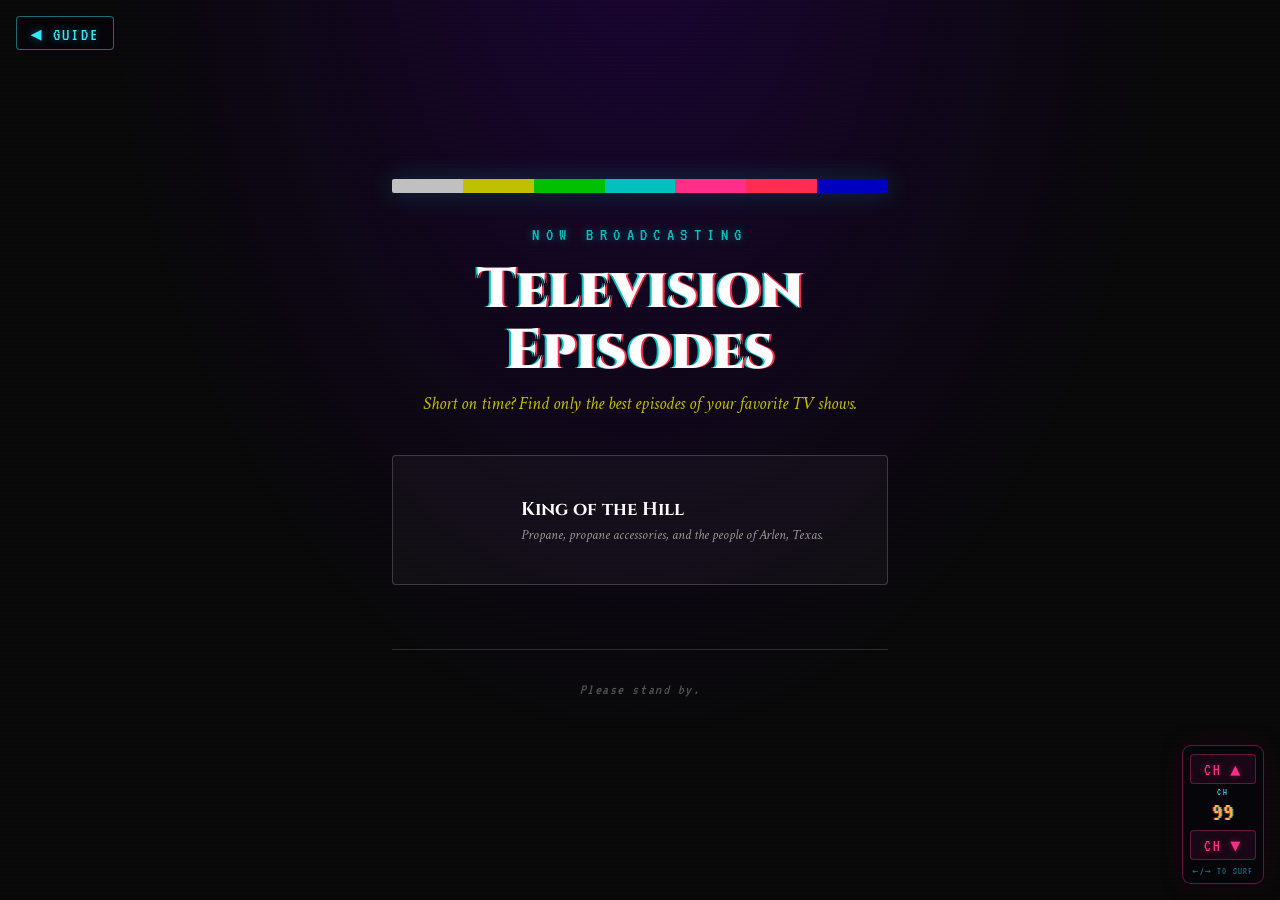
<file: television.html>
<!DOCTYPE html>
<html lang="en">
<head>
<meta charset="UTF-8">
<meta name="viewport" content="width=device-width, initial-scale=1.0">
<title>Television Episodes</title>
<style>
  @import url('https://fonts.googleapis.com/css2?family=Cinzel:wght@400;700;900&family=Crimson+Text:ital,wght@0,400;0,600;1,400&family=VT323&display=swap');

  *, *::before, *::after { box-sizing: border-box; margin: 0; padding: 0; }

  :root {
    /* ---- Retro TV palette (Television select screen) ---- */
    --tv-argent:  #c0c0c0;
    --tv-acid:    #c0c000;
    --tv-green:   #00c000;
    --tv-turq:    #00c0c0;
    --tv-magenta: #c000c0;
    --tv-red:     #c00000;
    --tv-blue:    #0000c0;
    --tv-black:   #131313; /* Chinese Black */
    --tv-oxford:  #00214c;
    --tv-white:   #ffffff;
    --tv-violet:  #32006a; /* Deep Violet */
    --tv-vampire: #090909; /* Vampire / Eerie Black */

    /* ---- King of the Hill palette (from the Arlen, TX color scheme) ---- */
    --koth-sky:       #3A4A85;
    --koth-gold:      #DCC15E;
    --koth-gold-deep: #C19E48;
    --koth-aqua:      #9FCFCB;
    --koth-khaki:     #8C7248;
    --koth-grass:     #4F7E3C;
    --koth-peach:     #EFB394;
    --koth-maroon:    #6E2A30;
    --koth-slate:     #62706C;
  }

  body {
    font-family: 'Crimson Text', Georgia, serif;
    background: var(--tv-vampire);
    color: var(--tv-argent);
    min-height: 100vh;
    overflow-x: hidden;
  }

  .screen { display: none; min-height: 100vh; }
  .screen.active { display: flex; flex-direction: column; }

  /* =====================================================
     TELEVISION SELECT SCREEN — retro color-bar vibe
     ===================================================== */
  #screen-select {
    background:
      radial-gradient(ellipse at 50% -10%, rgba(50,0,106,0.45) 0%, transparent 60%),
      var(--tv-vampire);
    align-items: center; justify-content: center;
    text-align: center; position: relative;
  }
  /* faint CRT scanlines over everything */
  #screen-select::after {
    content: ''; position: fixed; inset: 0; pointer-events: none; z-index: 5;
    background: repeating-linear-gradient(
      to bottom,
      rgba(0,0,0,0) 0px,
      rgba(0,0,0,0) 2px,
      rgba(0,0,0,0.18) 3px,
      rgba(0,0,0,0) 4px
    );
    opacity: 0.5;
  }
  .color-bars {
    display: flex; width: 100%; max-width: 560px; height: 14px;
    margin-bottom: 2rem; border-radius: 2px; overflow: hidden;
    box-shadow: 0 0 24px rgba(0,192,192,0.25);
  }
  .color-bars span { flex: 1; }
  .cb-argent  { background: var(--tv-argent); }
  .cb-acid    { background: var(--tv-acid); }
  .cb-green   { background: var(--tv-green); }
  .cb-turq    { background: var(--tv-turq); }
  .cb-magenta { background: var(--tv-magenta); }
  .cb-red     { background: var(--tv-red); }
  .cb-blue    { background: var(--tv-blue); }

  .select-inner {
    max-width: 560px; width: 100%;
    display: flex; flex-direction: column; align-items: center;
    padding: 2rem; position: relative; z-index: 6;
  }
  .eyebrow {
    font-family: 'VT323', monospace; font-size: 1.15rem;
    letter-spacing: 0.35em; color: var(--tv-turq);
    text-transform: uppercase; margin-bottom: 1rem;
    text-shadow: 0 0 8px rgba(0,192,192,0.5);
  }
  .select-title {
    font-family: 'Cinzel', serif;
    font-size: clamp(2rem, 6vw, 3.5rem); font-weight: 900;
    color: var(--tv-white); line-height: 1.1; margin-bottom: 0.6rem;
    text-shadow: 2px 0 var(--tv-red), -2px 0 var(--tv-turq);
  }
  .select-subtitle {
    font-size: 1.15rem; color: var(--tv-acid);
    font-style: italic; margin-bottom: 2.5rem;
  }
  .show-grid { display: grid; grid-template-columns: 1fr; gap: 1rem; width: 100%; margin-bottom: 2rem; }
  .show-card {
    background: rgba(255,255,255,0.03);
    border: 1px solid rgba(192,192,192,0.25); border-radius: 4px;
    padding: 1.5rem 1.75rem; cursor: pointer; text-align: left;
    transition: background 0.2s, border-color 0.2s, box-shadow 0.2s;
    display: flex; align-items: center; gap: 1.25rem;
    position: relative; overflow: hidden;
  }
  .show-card::before {
    content: ''; position: absolute; left: 0; top: 0; bottom: 0;
    width: 4px;
    background: linear-gradient(to bottom,
      var(--tv-acid), var(--tv-green), var(--tv-turq),
      var(--tv-magenta), var(--tv-red), var(--tv-blue));
    opacity: 0; transition: opacity 0.2s;
  }
  .show-card:hover {
    background: rgba(0,192,192,0.08); border-color: var(--tv-turq);
    box-shadow: 0 0 20px rgba(0,192,192,0.18);
  }
  .show-card:hover::before { opacity: 1; }
  .show-gif {
    width: 80px; height: 80px; object-fit: contain;
    flex-shrink: 0; opacity: 0; transition: opacity 0.3s ease;
  }
  .show-card:hover .show-gif { opacity: 1; }
  .show-name { font-family: 'Cinzel', serif; font-size: 1.15rem; font-weight: 700; color: var(--tv-white); margin-bottom: 0.2rem; }
  .show-desc { font-size: 0.9rem; color: var(--tv-argent); font-style: italic; opacity: 0.75; }
  .show-arrow { margin-left: auto; color: var(--tv-turq); font-size: 1.25rem; opacity: 0; transition: opacity 0.2s; flex-shrink: 0; }
  .show-card:hover .show-arrow { opacity: 1; }
  .show-card.coming-soon { cursor: default; opacity: 0.5; }
  .show-card.coming-soon:hover { background: rgba(255,255,255,0.03); border-color: rgba(192,192,192,0.25); box-shadow: none; }
  .show-card.coming-soon:hover::before { opacity: 0; }
  .soon-tag {
    margin-left: auto; flex-shrink: 0;
    font-family: 'VT323', monospace; font-size: 0.95rem; letter-spacing: 0.2em;
    color: var(--tv-magenta); text-transform: uppercase;
  }

  .divider { border: none; border-top: 1px solid rgba(192,192,192,0.18); margin: 2rem 0; width: 100%; }
  .footer-note { font-size: 0.95rem; color: rgba(192,192,192,0.4); font-style: italic; font-family: 'VT323', monospace; letter-spacing: 0.1em; }
  .menu-link {
    font-family: 'Cinzel', serif; font-size: 0.65rem; letter-spacing: 0.2em;
    text-transform: uppercase; color: rgba(192,192,192,0.35); text-decoration: none;
  }
  .menu-link:hover { color: var(--tv-turq); }

  /* SHARED INNER HEADER */
  .inner-header {
    padding: 1.5rem 2rem;
    display: flex; align-items: center; gap: 1rem;
    flex-shrink: 0;
  }
  .back-btn {
    background: none; border: 1px solid rgba(255,255,255,0.3);
    color: var(--tv-white); font-family: 'Cinzel', serif;
    font-size: 0.65rem; letter-spacing: 0.15em;
    padding: 0.4rem 0.85rem; cursor: pointer; border-radius: 2px;
    text-transform: uppercase; transition: background 0.2s, border-color 0.2s;
  }
  .inner-header-title {
    font-family: 'Cinzel', serif; font-size: 0.65rem;
    letter-spacing: 0.3em; text-transform: uppercase; margin-left: auto;
  }

  /* =====================================================
     KING OF THE HILL SCREEN — Arlen, TX palette
     ===================================================== */
  #screen-koth {
    background:
      linear-gradient(to bottom, var(--koth-sky) 0%, #5a6a9e 45%, var(--koth-aqua) 72%, var(--koth-grass) 72%, #3f6a30 100%);
    position: relative;
  }
  #screen-koth .inner-header { border-bottom: 1px solid rgba(19,19,19,0.15); background: rgba(58,74,133,0.4); }
  #screen-koth .back-btn { border-color: rgba(255,255,255,0.5); color: var(--tv-white); }
  #screen-koth .back-btn:hover { background: rgba(255,255,255,0.12); border-color: var(--tv-white); }
  #screen-koth .inner-header-title { color: rgba(255,255,255,0.7); }

  .koth-main {
    flex: 1; display: flex; flex-direction: column;
    align-items: center; justify-content: center;
    padding: 2rem; text-align: center; position: relative; z-index: 1;
  }
  .koth-hank { width: 110px; height: auto; display: block; margin-bottom: 1rem; filter: drop-shadow(0 4px 8px rgba(19,19,19,0.3)); }
  .koth-eyebrow {
    font-family: 'Cinzel', serif; font-size: 0.7rem;
    letter-spacing: 0.3em; color: var(--koth-maroon);
    text-transform: uppercase; margin-bottom: 0.6rem;
    background: rgba(255,255,255,0.65); padding: 0.25rem 0.75rem; border-radius: 2px;
  }
  .koth-title {
    font-family: 'Cinzel', serif;
    font-size: clamp(2.2rem, 7vw, 4rem); font-weight: 900;
    color: var(--tv-white); line-height: 1; margin-bottom: 0.5rem;
    letter-spacing: 0.03em; text-shadow: 0 3px 0 var(--koth-gold-deep), 0 5px 12px rgba(19,19,19,0.4);
  }
  .koth-subtitle { font-size: 1.05rem; color: var(--koth-maroon); font-style: italic; margin-bottom: 2rem; font-weight: 600; }

  .koth-toggle {
    display: flex; align-items: center; gap: 0.6rem;
    margin-bottom: 1.75rem; cursor: pointer;
    background: rgba(255,255,255,0.55); padding: 0.5rem 1rem; border-radius: 4px;
  }
  .koth-toggle input[type="checkbox"] {
    accent-color: var(--koth-maroon);
    width: 16px; height: 16px; cursor: pointer; flex-shrink: 0;
  }
  .koth-toggle-label {
    font-family: 'Cinzel', serif; font-size: 0.72rem;
    letter-spacing: 0.1em; color: var(--koth-khaki);
    text-transform: uppercase; user-select: none;
  }

  .roll-btn {
    background: var(--koth-gold); border: 2px solid var(--koth-gold-deep);
    color: var(--koth-maroon); font-family: 'Cinzel', serif; font-weight: 700;
    font-size: 0.9rem; letter-spacing: 0.18em;
    padding: 1rem 2.5rem; cursor: pointer; text-transform: uppercase;
    border-radius: 3px; transition: transform 0.1s, background 0.2s, box-shadow 0.2s;
    margin-bottom: 2.5rem; box-shadow: 0 4px 0 var(--koth-gold-deep);
  }
  .roll-btn:hover { background: #e8cf72; box-shadow: 0 4px 14px rgba(19,19,19,0.3); }
  .roll-btn:active { transform: translateY(3px); box-shadow: 0 1px 0 var(--koth-gold-deep); }
  .roll-btn:disabled { opacity: 0.4; cursor: not-allowed; }

  .result-area {
    width: 100%; max-width: 620px; min-height: 200px;
    display: flex; align-items: center; justify-content: center;
  }
  .result-empty {
    color: rgba(19,19,19,0.55); font-style: italic; font-size: 1rem;
    background: rgba(255,255,255,0.45); padding: 1rem 1.5rem; border-radius: 4px;
  }

  .ep-card {
    width: 100%; background: var(--tv-white);
    border: 1px solid rgba(19,19,19,0.12); border-radius: 6px;
    padding: 1.5rem; text-align: left; color: #1d1d1d;
    animation: fadeIn 0.4s ease; position: relative; overflow: hidden;
    box-shadow: 0 10px 30px rgba(19,19,19,0.3);
  }
  .ep-card::before {
    content: ''; position: absolute; top: 0; left: 0; right: 0;
    height: 4px;
    background: linear-gradient(to right, var(--koth-sky), var(--koth-grass), var(--koth-gold), var(--koth-peach), var(--koth-maroon));
  }
  .ep-card-inner { display: flex; gap: 1.25rem; align-items: flex-start; }
  .ep-thumb {
    width: 200px; flex-shrink: 0; border-radius: 4px;
    border: 1px solid rgba(19,19,19,0.15);
    object-fit: cover; aspect-ratio: 16/9; background: var(--koth-aqua);
  }
  .ep-thumb-missing {
    width: 200px; flex-shrink: 0; aspect-ratio: 16/9;
    border: 1px dashed rgba(19,19,19,0.2); border-radius: 4px;
    display: flex; align-items: center; justify-content: center;
    color: rgba(19,19,19,0.2); font-size: 1.5rem;
  }
  .ep-text { flex: 1; min-width: 0; }
  .ep-show {
    font-family: 'Cinzel', serif; font-size: 0.62rem;
    letter-spacing: 0.2em; color: var(--koth-sky);
    text-transform: uppercase; margin-bottom: 0.35rem; font-weight: 700;
  }
  .ep-se {
    display: inline-block; font-family: 'VT323', monospace; font-size: 1rem;
    background: var(--koth-sky); color: var(--tv-white);
    padding: 0.05rem 0.5rem; border-radius: 2px; margin-bottom: 0.45rem; letter-spacing: 0.1em;
  }
  .ep-title {
    font-family: 'Cinzel', serif; font-size: 1.4rem; font-weight: 700;
    color: var(--koth-maroon); margin-bottom: 0.35rem; line-height: 1.2;
  }
  .ep-meta { font-size: 0.85rem; color: var(--koth-khaki); margin-bottom: 0.75rem; font-style: italic; }
  .ep-rating { color: var(--koth-gold-deep); font-weight: 700; font-style: normal; }
  .ep-summary {
    font-size: 1rem; color: rgba(29,29,29,0.78); line-height: 1.6;
    border-top: 1px solid rgba(19,19,19,0.1); padding-top: 0.85rem;
  }
  .ep-credits { font-size: 0.8rem; color: var(--koth-slate); margin-top: 0.65rem; font-style: italic; }

  .card-actions { display: flex; gap: 0.5rem; margin-top: 1.25rem; }
  .lock-btn {
    flex: 1; background: var(--koth-grass); border: 2px solid #3f6a30;
    color: var(--tv-white); font-family: 'Cinzel', serif; font-weight: 700;
    font-size: 0.72rem; letter-spacing: 0.15em;
    padding: 0.75rem; cursor: pointer; text-transform: uppercase;
    border-radius: 3px; transition: background 0.2s;
  }
  .lock-btn:hover { background: #5d9447; }

  .count-badge {
    margin-top: 1.75rem; font-size: 1rem; color: rgba(19,19,19,0.6);
    font-style: italic; font-family: 'VT323', monospace; letter-spacing: 0.08em;
    background: rgba(255,255,255,0.45); padding: 0.3rem 0.8rem; border-radius: 3px;
  }

  @keyframes fadeIn { from { opacity: 0; transform: translateY(8px); } to { opacity: 1; transform: translateY(0); } }

  .rolling { display: flex; gap: 6px; align-items: center; justify-content: center; min-height: 100px; }
  .dot { width: 10px; height: 10px; border-radius: 50%; animation: pulse 1s ease-in-out infinite; }
  .dot:nth-child(1) { background: var(--koth-gold); }
  .dot:nth-child(2) { animation-delay: 0.2s; background: var(--koth-grass); }
  .dot:nth-child(3) { animation-delay: 0.4s; background: var(--koth-maroon); }
  @keyframes pulse { 0%, 100% { opacity: 0.25; transform: scale(0.8); } 50% { opacity: 1; transform: scale(1.2); } }

  /* LOCK-IN SCREEN */
  #screen-lockin {
    background: linear-gradient(to bottom, var(--koth-sky) 0%, var(--koth-grass) 100%);
    align-items: center; justify-content: center; flex-direction: column;
    text-align: center; padding: 2rem; position: relative;
  }
  .lockin-main { display: flex; flex-direction: column; align-items: center; gap: 2rem; max-width: 520px; }
  .lockin-hank { width: 150px; height: auto; display: block; filter: drop-shadow(0 6px 10px rgba(19,19,19,0.35)); }
  .lockin-message {
    font-family: 'Cinzel', serif; font-size: clamp(1.2rem, 3vw, 1.8rem);
    font-weight: 700; color: var(--tv-white); line-height: 1.4; letter-spacing: 0.03em;
    text-shadow: 0 2px 6px rgba(19,19,19,0.4);
  }
  .lockin-card {
    background: rgba(255,255,255,0.92); color: #1d1d1d; border-radius: 6px;
    padding: 1rem 1.5rem; font-style: italic; font-size: 1rem;
  }
  .lockin-back { margin-top: 0.5rem; }
</style>
<link rel="stylesheet" href="tv-skin.css">
<script src="tv-skin.js"></script>
</head>
<body>

<audio id="audio-koth-hover" src="music/saboteurcomics-beer-opening-407833.mp3"></audio>

<!-- TELEVISION SELECT SCREEN -->
<div id="screen-select" class="screen active">
  <div class="select-inner">
    <div class="color-bars">
      <span class="cb-argent"></span><span class="cb-acid"></span><span class="cb-green"></span>
      <span class="cb-turq"></span><span class="cb-magenta"></span><span class="cb-red"></span><span class="cb-blue"></span>
    </div>
    <p class="eyebrow">Now Broadcasting</p>
    <h1 class="select-title">Television Episodes</h1>
    <p class="select-subtitle">Short on time? Find only the best episodes of your favorite TV shows.</p>
    <div class="show-grid" id="show-grid"></div>
    <hr class="divider">
    <p class="footer-note">Please stand by.</p>
    <p style="margin-top:1.5rem;"><a href="index.html?menu" class="menu-link">← Main Menu</a></p>
  </div>
</div>

<!-- KING OF THE HILL SCREEN -->
<div id="screen-koth" class="screen">
  <div class="inner-header">
    <button class="back-btn" onclick="goBack()">← Back</button>
    <span class="inner-header-title">Television Episodes</span>
  </div>
  <div class="koth-main">
    <img class="koth-hank" src="assets/hank.gif" alt="">
    <p class="koth-eyebrow">Channel 84 · Arlen, Texas</p>
    <h1 class="koth-title">King of the Hill</h1>
    <p class="koth-subtitle">That boy ain't right — but these episodes are.</p>

    <label class="koth-toggle">
      <input type="checkbox" id="koth-best-checkbox">
      <span class="koth-toggle-label">Best episodes only · ★ 8.0+</span>
    </label>

    <button class="roll-btn" id="koth-roll-btn" onclick="rollEpisode()">▶ Pick our episode</button>
    <div class="result-area" id="koth-result-area">
      <p class="result-empty">Pop a cold one and hit the button.</p>
    </div>
    <p class="count-badge" id="koth-count-badge"></p>
  </div>
</div>

<!-- LOCK-IN SCREEN -->
<div id="screen-lockin" class="screen">
  <div class="lockin-main">
    <img class="lockin-hank" src="assets/hank.gif" alt="">
    <p class="lockin-message" id="lockin-message"></p>
    <div class="lockin-card" id="lockin-card"></div>
    <button class="back-btn lockin-back" onclick="goBack()">← Pick another</button>
  </div>
</div>

<script>
/* =====================================================
   EPISODE DATA (populated by CSV fetch)
   ===================================================== */
var KOTH_EPISODES = [];

/* =====================================================
   CSV PARSER
   ===================================================== */
function parseCSVRaw(text) {
  var lines = text.replace(/\r\n/g, '\n').replace(/\r/g, '\n').split('\n');
  var headers = parseCSVLine(lines[0]);
  var rows = [];
  for (var i = 1; i < lines.length; i++) {
    var line = lines[i];
    if (!line.trim()) continue;
    var vals = parseCSVLine(line);
    var obj = {};
    for (var j = 0; j < headers.length; j++) {
      obj[headers[j]] = vals[j] !== undefined ? vals[j] : '';
    }
    rows.push(obj);
  }
  return rows;
}

function parseCSVLine(line) {
  var fields = [];
  var i = 0;
  while (i < line.length) {
    if (line[i] === '"') {
      i++;
      var val = '';
      while (i < line.length) {
        if (line[i] === '"') {
          if (line[i + 1] === '"') { val += '"'; i += 2; }
          else { i++; break; }
        } else { val += line[i]; i++; }
      }
      fields.push(val);
      if (line[i] === ',') i++;
    } else {
      var start = i;
      while (i < line.length && line[i] !== ',') i++;
      fields.push(line.slice(start, i));
      if (line[i] === ',') i++;
    }
  }
  return fields;
}

function parseEpisodes(text) {
  var raw = parseCSVRaw(text);
  return raw.map(function(r) {
    return {
      id:        r['id'],
      show:      r['show_name'],
      season:    parseInt(r['season_number']) || 0,
      episode:   parseInt(r['episode_number']) || 0,
      title:     r['episode_title'],
      overview:  r['overview'],
      airDate:   r['air_date'],
      runtime:   parseInt(r['runtime_min']) || 0,
      rating:    parseFloat(r['tmdb_episode_rating']) || 0,
      stillFile: r['still_file'],
      directors: r['directors'],
      writers:   r['writers'],
      guests:    r['guest_stars_top5']
    };
  });
}

/* ---- SHOWS available on the Television menu ---- */
var SHOWS = [
  { id: "koth", gif: "assets/hank.gif", name: "King of the Hill", desc: "Propane, propane accessories, and the people of Arlen, Texas.", screen: "koth", available: true }
];

/* ---- AUDIO ---- */
var kothHoverAudio = document.getElementById("audio-koth-hover");
kothHoverAudio.volume = 0.6;

function attachHoverSound(card, audio) {
  card.addEventListener("mouseenter", function() {
    audio.currentTime = 0;
    audio.play().catch(function() {});
  });
  card.addEventListener("mouseleave", function() {
    audio.pause();
    audio.currentTime = 0;
  });
}

/* ---- SHOW GRID ---- */
function buildShowGrid() {
  var grid = document.getElementById("show-grid");
  SHOWS.forEach(function(show) {
    var card = document.createElement("div");
    card.className = "show-card" + (show.available ? "" : " coming-soon");
    card.innerHTML =
      '<img src="' + show.gif + '" class="show-gif" alt="">' +
      '<div><div class="show-name">' + show.name + '</div>' +
      '<div class="show-desc">' + show.desc + '</div></div>' +
      (show.available ? '<span class="show-arrow">→</span>' : '<span class="soon-tag">Coming Soon</span>');
    if (show.available) {
      card.onclick = function() { showScreen(show.screen); };
      if (show.id === "koth") { attachHoverSound(card, kothHoverAudio); }
    }
    grid.appendChild(card);
  });
}

/* ---- SCREEN SWITCHING ---- */
function showScreen(name) {
  document.querySelectorAll(".screen").forEach(function(s) { s.classList.remove("active"); });
  document.getElementById("screen-" + name).classList.add("active");
  if (name === "koth") { resetKothScreen(); }
}

function goBack() {
  var cur = document.querySelector(".screen.active");
  if (cur && cur.id !== "screen-select") { showScreen("select"); }
  else { window.location.href = "index.html?menu"; }
}

/* ---- KING OF THE HILL ROLL ---- */
var kothShuffleQueue = [];
var currentEpisode = null;

function activeEpisodes() {
  var bestOnly = document.getElementById("koth-best-checkbox").checked;
  return bestOnly
    ? KOTH_EPISODES.filter(function(e) { return e.rating >= 8.0; })
    : KOTH_EPISODES.slice();
}

function refillKothQueue() {
  kothShuffleQueue = activeEpisodes();
  for (var i = kothShuffleQueue.length - 1; i > 0; i--) {
    var j = Math.floor(Math.random() * (i + 1));
    var tmp = kothShuffleQueue[i]; kothShuffleQueue[i] = kothShuffleQueue[j]; kothShuffleQueue[j] = tmp;
  }
}

function resetKothScreen() {
  document.getElementById("koth-result-area").innerHTML = '<p class="result-empty">Pop a cold one and hit the button.</p>';
  document.getElementById("koth-count-badge").textContent = "";
  document.getElementById("koth-best-checkbox").checked = false;
  kothShuffleQueue = [];
  currentEpisode = null;
}

/* Reshuffle when the "best only" filter changes so it takes effect immediately. */
document.getElementById("koth-best-checkbox").addEventListener("change", function() {
  kothShuffleQueue = [];
});

function escapeHtml(s) {
  return String(s).replace(/&/g, '&amp;').replace(/</g, '&lt;').replace(/>/g, '&gt;');
}

function buildEpisodeCard(ep) {
  var year = ep.airDate ? ep.airDate.slice(0, 4) : "";
  var parts = [];
  if (year)        { parts.push(year); }
  if (ep.runtime)  { parts.push(ep.runtime + " min"); }
  if (ep.rating)   { parts.push('<span class="ep-rating">★ ' + ep.rating.toFixed(1) + '</span>'); }
  var meta = parts.join(" · ");

  var thumbHtml = ep.stillFile
    ? '<img class="ep-thumb" src="thumbnails/' + ep.stillFile + '" alt="" onerror="this.outerHTML=\'<div class=\\\'ep-thumb-missing\\\'>?</div>\'">'
    : '<div class="ep-thumb-missing">?</div>';

  var credits = [];
  if (ep.directors) { credits.push("Dir. " + ep.directors); }
  if (ep.guests)    { credits.push("Guest stars: " + ep.guests); }
  var creditsHtml = credits.length ? '<div class="ep-credits">' + escapeHtml(credits.join(" · ")) + '</div>' : '';

  return '<div class="ep-card">' +
    '<div class="ep-card-inner">' +
      thumbHtml +
      '<div class="ep-text">' +
        '<div class="ep-show">' + escapeHtml(ep.show) + '</div>' +
        '<span class="ep-se">S' + ep.season + ' · E' + ep.episode + '</span>' +
        '<div class="ep-title">' + escapeHtml(ep.title) + '</div>' +
        (meta ? '<div class="ep-meta">' + meta + '</div>' : '') +
        (ep.overview ? '<div class="ep-summary">' + escapeHtml(ep.overview) + '</div>' : '') +
        creditsHtml +
      '</div>' +
    '</div>' +
    '<div class="card-actions">' +
      '<button class="lock-btn" onclick="lockIn()">▶ We\'re watching this one</button>' +
    '</div>' +
  '</div>';
}

async function rollEpisode() {
  var area  = document.getElementById("koth-result-area");
  var badge = document.getElementById("koth-count-badge");

  kothHoverAudio.currentTime = 0;
  kothHoverAudio.play().catch(function() {});

  area.innerHTML = '<div class="rolling"><div class="dot"></div><div class="dot"></div><div class="dot"></div></div>';
  badge.textContent = "";

  await new Promise(function(r) { setTimeout(r, 700); });

  if (!activeEpisodes().length) {
    area.innerHTML = '<p class="result-empty">No episodes to show.</p>';
    return;
  }

  if (!kothShuffleQueue.length) { refillKothQueue(); }
  var pick = kothShuffleQueue.pop();
  currentEpisode = pick;

  var remaining = kothShuffleQueue.length;
  badge.textContent = remaining > 0
    ? remaining + " left before any repeats"
    : "Full rotation complete — reshuffling...";

  area.innerHTML = buildEpisodeCard(pick);
}

var LOCKIN_MESSAGES = [
  "Yep. Yep. Yep. Mm-hmm.",
  "Now that's a dang ol' good episode.",
  "Settle in. This one's a keeper.",
  "I tell you what.",
  "Go on, get comfortable.",
  "This is gonna be a good one, I tell you hwat."
];

function lockIn() {
  if (!currentEpisode) return;
  var msg = LOCKIN_MESSAGES[Math.floor(Math.random() * LOCKIN_MESSAGES.length)];
  document.getElementById("lockin-message").textContent = msg;
  document.getElementById("lockin-card").innerHTML =
    '<strong>King of the Hill</strong> · S' + currentEpisode.season + ' E' + currentEpisode.episode +
    ' — “' + escapeHtml(currentEpisode.title) + '”';
  showScreen("lockin");
}

(function init() {
  buildShowGrid();
  fetch('./episodes_enriched.csv')
    .then(function(r) { return r.text(); })
    .then(function(text) {
      var eps = parseEpisodes(text);
      KOTH_EPISODES = eps.filter(function(e) { return e.id && e.id.indexOf('KTH') === 0; });
    })
    .catch(function(err) {
      var area = document.getElementById("koth-result-area");
      if (area) { area.innerHTML = '<p class="result-empty">Failed to load episode data: ' + escapeHtml(err.message) + '</p>'; }
    });
})();
</script>
</body>
</html>
</file>
<file: tv-skin.css>
/* =====================================================
   TV BROADCAST LAYER — shared chrome for every channel
   page so the whole site feels like one television you
   are surfing. Pairs with tv-skin.js.
   ===================================================== */
@import url('https://fonts.googleapis.com/css2?family=VT323&display=swap');

:root {
  --tv-magenta: #ff2e88;
  --tv-cyan: #35e6ff;
  --tv-amber: #ffb43c;
  --tv-red: #ff2d4f;
}

/* Unify navigation: hide each page's own "back to menu" link (even ones
   rendered later by the page's own JS) — the GUIDE button replaces them. */
a[href^="index.html?menu"]:not(.tv-guide-btn) { display: none !important; }

/* ---- "tuning in" overlay (static burst + channel bug) ---- */
#tv-tuning {
  position: fixed; inset: 0; z-index: 99999;
  display: flex; align-items: center; justify-content: center;
  background: #000; pointer-events: none;
  opacity: 0; visibility: hidden;
  transition: opacity 0.45s ease, visibility 0s linear 0.45s;
}
#tv-tuning.show {
  opacity: 1; visibility: visible;
  transition: opacity 0.1s ease;
}
.tv-tuning-static {
  position: absolute; inset: 0; opacity: 0.85;
  background: url('assets/psddude-noise-18561_512.gif') center / cover;
}
.tv-tuning-bug {
  position: relative; z-index: 2;
  display: flex; align-items: baseline; gap: 0.55rem;
  font-family: 'VT323', monospace; text-transform: uppercase;
  letter-spacing: 0.08em; padding: 0.5rem 1.2rem;
  background: rgba(0, 0, 0, 0.55);
  border: 1px solid rgba(53, 230, 255, 0.5);
  color: var(--tv-amber);
  text-shadow: -1.5px 0 rgba(255, 46, 136, 0.7), 1.5px 0 rgba(53, 230, 255, 0.7);
}
.tv-bug-ch   { font-size: 1rem; color: var(--tv-cyan); text-shadow: none; align-self: center; }
.tv-bug-num  { font-size: 2.6rem; line-height: 1; }
.tv-bug-name { font-size: 1.5rem; color: var(--tv-cyan); text-shadow: none; align-self: center; }
#tv-tuning.is-horror .tv-bug-num { color: var(--tv-red); }

/* ---- "GUIDE" return button (top-left) ---- */
.tv-guide-btn {
  position: fixed; top: 1rem; left: 1rem; z-index: 9000;
  font-family: 'VT323', monospace; font-size: 1.15rem; letter-spacing: 0.12em;
  text-transform: uppercase; text-decoration: none;
  color: var(--tv-cyan); background: rgba(5, 6, 12, 0.8);
  border: 1px solid rgba(53, 230, 255, 0.45);
  padding: 0.35rem 0.85rem; border-radius: 4px;
  text-shadow: 0 0 8px rgba(53, 230, 255, 0.4);
  transition: background 0.2s, color 0.2s, border-color 0.2s;
}
.tv-guide-btn:hover { background: rgba(53, 230, 255, 0.14); color: #fff; border-color: var(--tv-cyan); }

/* ---- channel-surf remote (bottom-right) ---- */
.tv-remote {
  position: fixed; bottom: 1rem; right: 1rem; z-index: 9000;
  display: flex; flex-direction: column; align-items: stretch; gap: 0.3rem;
  padding: 0.45rem; border-radius: 9px;
  background: rgba(5, 6, 12, 0.82);
  border: 1px solid rgba(255, 46, 136, 0.4);
  box-shadow: 0 0 18px rgba(0, 0, 0, 0.6), 0 0 24px rgba(255, 46, 136, 0.12);
}
.tv-ch-btn {
  font-family: 'VT323', monospace; font-size: 1.05rem; letter-spacing: 0.1em;
  text-transform: uppercase; cursor: pointer;
  color: var(--tv-magenta); background: rgba(255, 46, 136, 0.08);
  border: 1px solid rgba(255, 46, 136, 0.35); border-radius: 4px;
  padding: 0.25rem 0.8rem; text-shadow: 0 0 6px rgba(255, 46, 136, 0.4);
  transition: background 0.15s;
}
.tv-ch-btn:hover { background: rgba(255, 46, 136, 0.22); }
.tv-ch-readout {
  text-align: center; font-family: 'VT323', monospace; line-height: 1;
  color: var(--tv-amber);
  text-shadow: -1px 0 rgba(255, 46, 136, 0.6), 1px 0 rgba(53, 230, 255, 0.6);
}
.tv-ch-readout-label { display: block; font-size: 0.6rem; letter-spacing: 0.25em; color: var(--tv-cyan); text-shadow: none; }
.tv-ch-readout-num   { font-size: 1.7rem; }
.tv-remote.is-horror .tv-ch-readout-num { color: var(--tv-red); }
.tv-remote-hint {
  text-align: center; font-family: 'VT323', monospace; font-size: 0.62rem;
  letter-spacing: 0.12em; color: rgba(53, 230, 255, 0.5); text-transform: uppercase;
}

@media (max-width: 520px) {
  .tv-bug-num { font-size: 1.9rem; }
  .tv-bug-name { font-size: 1.15rem; }
  .tv-guide-btn { font-size: 1rem; }
  .tv-remote-hint { display: none; }
}
</file>
